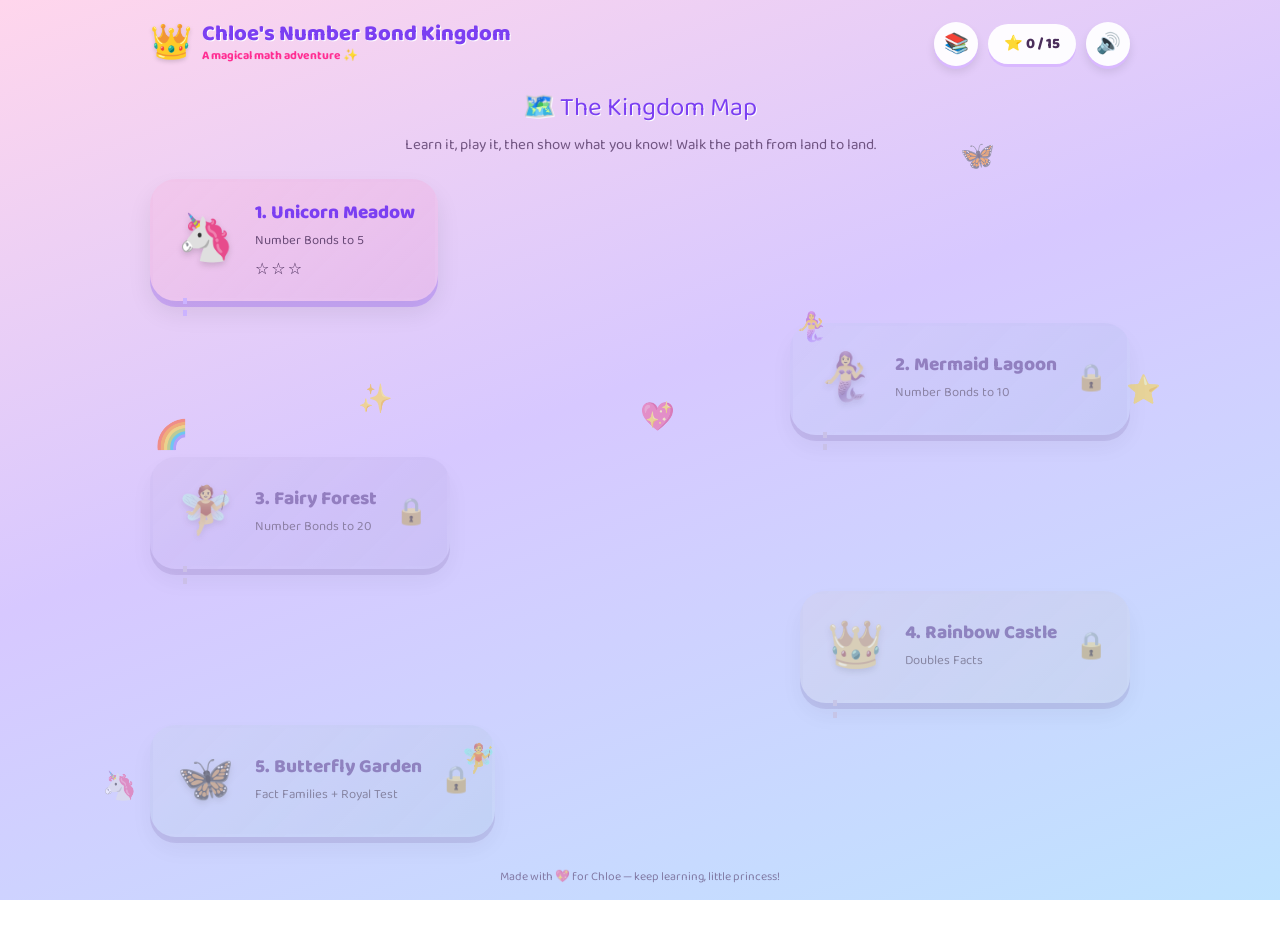
<file: index.html>
<!doctype html>
<html lang="en">
<head>
<meta charset="UTF-8" />
<meta name="viewport" content="width=device-width, initial-scale=1.0, maximum-scale=1, user-scalable=no" />
<title>Chloe's Number Bond Kingdom ✨</title>
<link rel="icon" href="data:image/svg+xml,<svg xmlns=%22http://www.w3.org/2000/svg%22 viewBox=%220 0 100 100%22><text y=%22.9em%22 font-size=%2290%22>🦄</text></svg>">
<link rel="stylesheet" href="styles.css" />
</head>
<body>
  <div id="app"></div>
  <script src="app.js"></script>
</body>
</html>
</file>
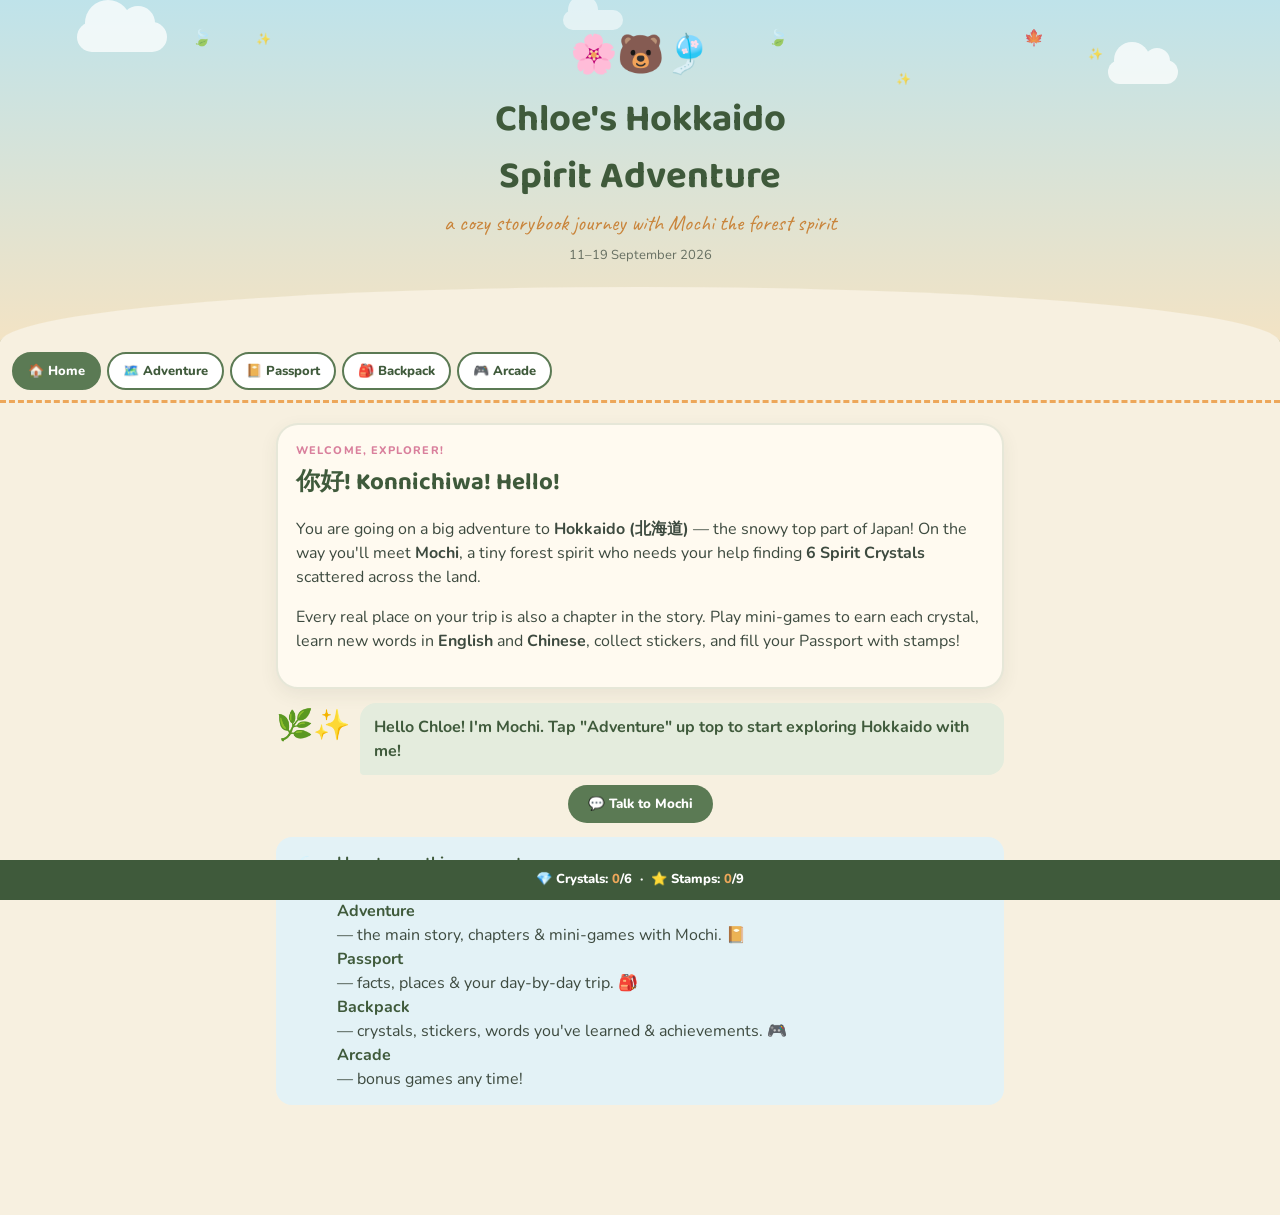
<file: hokkaido-adventure.html>
<!DOCTYPE html>
<html lang="en">
<head>
<meta charset="utf-8"/>
<meta name="viewport" content="width=device-width,initial-scale=1"/>
<title>Chloe's Hokkaido Spirit Adventure</title>
<link rel="icon" href="data:image/svg+xml,<svg xmlns=%22http://www.w3.org/2000/svg%22 viewBox=%220 0 100 100%22><text y=%22.9em%22 font-size=%2290%22>🌸</text></svg>">
<link rel="preconnect" href="https://fonts.googleapis.com">
<link href="https://fonts.googleapis.com/css2?family=Baloo+2:wght@500;700;800&family=Nunito:wght@400;600;700;800&family=Noto+Sans+SC:wght@500;700&family=Caveat:wght@600;700&display=swap" rel="stylesheet">
<style>
:root{
  --sky-top:#bfe3ea; --sky-bot:#f3e3c4;
  --cream:#f7f0e0; --paper:#fffaf0;
  --forest:#5b7a54; --forest-dark:#3f5a3b; --forest-light:#e4ecdd;
  --blossom:#f0aac0; --blossom-dark:#d97f9c; --blossom-light:#fbe6ee;
  --sun:#eda75a; --sun-dark:#c9843a; --sun-light:#fdf0dd;
  --water:#7db8c9; --water-dark:#4d8ea3; --water-light:#e3f2f6;
  --ink:#3d4a3f;
}
*{box-sizing:border-box}
body{margin:0;background:var(--cream);color:var(--ink);font-family:'Nunito',sans-serif;line-height:1.5}
h1,h2,h3,.display{font-family:'Baloo 2',sans-serif}
.script{font-family:'Caveat',cursive}
.zh{font-family:'Noto Sans SC','Nunito',sans-serif}
button{font-family:inherit;cursor:pointer}

header{background:linear-gradient(180deg,var(--sky-top),var(--sky-bot));padding:26px 16px 76px;position:relative;overflow:hidden;text-align:center}
.cloud{position:absolute;background:#fff;border-radius:50px;opacity:.75;filter:blur(.5px)}
.cloud:before,.cloud:after{content:"";position:absolute;background:#fff;border-radius:50%}
.c1{width:90px;height:30px;top:22px;left:6%}
.c1:before{width:46px;height:46px;top:-22px;left:8px}
.c1:after{width:34px;height:34px;top:-16px;left:44px}
.c2{width:70px;height:24px;top:60px;right:8%}
.c2:before{width:36px;height:36px;top:-18px;left:6px}
.c2:after{width:26px;height:26px;top:-12px;left:36px}
.c3{width:60px;height:20px;top:10px;left:44%;opacity:.55}
.c3:before{width:30px;height:30px;top:-15px;left:5px}
.spark{position:absolute;font-size:12px;opacity:.8;animation:twinkle 2.4s ease-in-out infinite}
@keyframes twinkle{0%,100%{opacity:.2;transform:scale(.8)}50%{opacity:1;transform:scale(1.15)}}
.leaf{position:absolute;font-size:16px;opacity:.7;animation:drift 6s linear infinite}
@keyframes drift{0%{transform:translateY(-20px) translateX(0) rotate(0deg);opacity:0}10%{opacity:.7}100%{transform:translateY(160px) translateX(24px) rotate(200deg);opacity:0}}
header .hero-emoji{font-size:38px;position:relative;z-index:2}
header h1{font-size:clamp(24px,6.4vw,38px);margin:8px 0 2px;color:var(--forest-dark);position:relative;z-index:2}
header .subtitle{font-family:'Caveat',cursive;font-size:22px;color:var(--sun-dark);margin:0;position:relative;z-index:2}
header .dates{margin:6px 0 0;opacity:.75;font-size:13px;position:relative;z-index:2}
.wave{position:absolute;bottom:-1px;left:0;width:100%;height:56px;background:var(--cream);border-radius:50% 50% 0 0/100% 100% 0 0}
.hill{position:absolute;bottom:0;left:0;width:100%;height:40px;background:var(--forest);opacity:.35;border-radius:50% 50% 0 0/100% 100% 0 0}

nav{position:sticky;top:0;z-index:50;display:flex;gap:6px;overflow-x:auto;background:var(--cream);padding:10px 12px;border-bottom:3px dashed var(--sun);-webkit-overflow-scrolling:touch}
nav button{flex:0 0 auto;border:2px solid var(--forest);background:#fff;color:var(--forest-dark);border-radius:999px;padding:8px 14px;font-weight:800;font-size:13px;white-space:nowrap}
nav button.active{background:var(--forest);color:#fff}

main{max-width:760px;margin:0 auto;padding:20px 16px 60px}
section{display:none;animation:fade .3s ease}
section.active{display:block}
@keyframes fade{from{opacity:0;transform:translateY(6px)}to{opacity:1;transform:translateY(0)}}

.card{background:var(--paper);border:2px solid rgba(91,122,84,.15);border-radius:22px;padding:18px;margin-bottom:14px;box-shadow:0 6px 18px rgba(61,74,63,.08)}
.eyebrow{font-size:11px;font-weight:800;letter-spacing:.1em;text-transform:uppercase;color:var(--blossom-dark)}
h2.title{font-size:24px;margin:6px 0 14px;color:var(--forest-dark)}

.fact{display:flex;gap:12px;align-items:flex-start;background:var(--water-light);border-radius:16px;padding:14px;margin-bottom:10px}
.fact .emoji{font-size:28px;flex:0 0 auto}
.fact b{display:block;color:var(--forest-dark)}
.fact .zh{color:#3a5a4a;font-size:14px;margin-top:2px}

.place{background:#fff;border-radius:18px;padding:16px;margin-bottom:14px;border-left:6px solid var(--forest)}
.place h3{margin:0 0 4px;color:var(--forest-dark);font-size:19px}
.place .en-zh{font-size:13px;color:var(--sun-dark);font-weight:700;margin-bottom:8px}
.vocab-row{display:flex;flex-wrap:wrap;gap:6px;margin-top:10px}
.vocab-chip{background:var(--forest-light);color:var(--forest-dark);border-radius:999px;padding:5px 10px;font-size:12px;font-weight:700}

.day-card{background:#fff;border-radius:18px;padding:14px 16px;margin-bottom:10px;display:flex;gap:12px;align-items:flex-start}
.day-num{background:var(--forest);color:#fff;border-radius:50%;width:36px;height:36px;display:flex;align-items:center;justify-content:center;font-weight:800;flex:0 0 auto;font-family:'Baloo 2',sans-serif}
.day-card h4{margin:0 0 2px;color:var(--forest-dark);font-size:16px}
.day-card p{margin:0;font-size:14px;color:#444}
.spot-list{margin-top:8px;display:flex;flex-direction:column;gap:6px}
.spot-item{display:flex;gap:8px;align-items:center;font-size:13px}
.spot-item input{width:18px;height:18px;accent-color:var(--blossom-dark)}
.stamp-badge{margin-left:auto;font-size:22px;opacity:.15;transition:opacity .3s,transform .3s}
.stamp-badge.earned{opacity:1;transform:scale(1.15) rotate(-8deg)}

.game-grid{display:grid;grid-template-columns:1fr 1fr;gap:12px}
.game-tile{background:#fff;border:none;border-radius:18px;padding:16px 12px;text-align:center;box-shadow:0 6px 14px rgba(61,74,63,.10)}
.game-tile .emoji{font-size:32px;display:block;margin-bottom:6px}
.game-tile b{display:block;color:var(--forest-dark);font-size:14px}
.game-tile span{font-size:11px;color:var(--blossom-dark);font-weight:800;text-transform:uppercase}
.game-tile.long{grid-column:1/-1}

.panel{display:none;background:#fff;border-radius:20px;padding:18px;margin-top:14px;border:2px solid var(--sun)}
.panel.active{display:block}
.panel-close{float:right;background:var(--forest);color:#fff;border:none;border-radius:999px;width:30px;height:30px;font-weight:800}
.panel h3{margin:0 0 10px;color:var(--forest-dark)}

.match-grid{display:grid;grid-template-columns:repeat(3,1fr);gap:8px;margin-top:10px}
.match-card{background:var(--water-light);border:2px solid var(--water);border-radius:12px;padding:12px 6px;text-align:center;font-weight:800;font-size:13px;min-height:56px;display:flex;align-items:center;justify-content:center;color:var(--forest-dark)}
.match-card.selected{background:var(--sun);color:#fff;border-color:var(--sun-dark)}
.match-card.matched{background:var(--forest-light);border-color:var(--forest);color:var(--forest-dark);opacity:.55}
.progress-line{font-size:13px;color:var(--forest-dark);font-weight:800;margin-top:10px;text-align:center}

.quiz-q{font-weight:800;color:var(--forest-dark);margin-bottom:10px}
.quiz-opt{display:block;width:100%;text-align:left;background:var(--water-light);border:2px solid var(--water);border-radius:12px;padding:10px 14px;margin-bottom:8px;font-weight:700;font-size:14px}
.quiz-opt.correct{background:var(--forest-light);border-color:var(--forest)}
.quiz-opt.wrong{background:var(--blossom-light);border-color:var(--blossom)}

.pack-item{display:flex;align-items:center;gap:10px;background:var(--blossom-light);border-radius:12px;padding:10px 12px;margin-bottom:6px;font-weight:700;font-size:14px}
.pack-item input{width:20px;height:20px;accent-color:var(--blossom-dark)}
.pack-item.done{text-decoration:line-through;opacity:.55}
.bar-bg{background:#eee;border-radius:999px;height:14px;overflow:hidden;margin-top:12px}
.bar-fill{background:linear-gradient(90deg,var(--blossom-dark),var(--sun));height:100%;width:0%;transition:width .4s}

.order-tray{display:flex;flex-wrap:wrap;gap:8px;margin:10px 0}
.order-chip{background:var(--sun);color:#fff;border:none;border-radius:12px;padding:10px 12px;font-weight:800;font-size:13px}
.order-chip:disabled{opacity:.3}
.order-slots{display:flex;flex-wrap:wrap;gap:6px;background:var(--water-light);border-radius:12px;padding:10px;min-height:44px}
.order-slot{background:#fff;border:2px dashed var(--water);border-radius:10px;padding:8px 10px;font-size:12px;font-weight:800;color:var(--forest-dark);min-width:38px;text-align:center}

.xword-wrap{display:flex;gap:16px;flex-wrap:wrap;margin-top:10px}
.xword-grid{display:grid;gap:2px;background:var(--forest-dark);border:2px solid var(--forest-dark);border-radius:6px;padding:2px;flex:0 0 auto}
.xcell{width:32px;height:32px;background:var(--cream);position:relative}
.xcell.blocked{background:transparent;border:none}
.xcell input{width:100%;height:100%;border:none;background:transparent;text-align:center;font-weight:800;font-size:15px;text-transform:uppercase;color:var(--forest-dark);font-family:'Nunito',sans-serif}
.xcell input:focus{outline:2px solid var(--sun);background:#fff}
.xcell .num{position:absolute;top:1px;left:2px;font-size:8px;font-weight:800;color:var(--blossom-dark)}
.xclues{flex:1;min-width:160px;font-size:13px}
.xclues b{display:block;color:var(--forest-dark);margin:6px 0 2px}

.wsearch-grid{display:grid;gap:2px;margin-top:10px;user-select:none}
.wcell{width:30px;height:30px;background:var(--water-light);display:flex;align-items:center;justify-content:center;font-weight:800;font-size:13px;border-radius:4px;color:var(--forest-dark);cursor:pointer}
.wcell.sel{background:var(--sun);color:#fff}
.wcell.found{background:var(--forest);color:#fff}
.wlist{display:flex;flex-wrap:wrap;gap:6px;margin-top:12px}
.wlist span{background:var(--blossom-light);border-radius:999px;padding:5px 10px;font-size:12px;font-weight:700;color:var(--blossom-dark)}
.wlist span.done{background:var(--forest-light);color:var(--forest-dark);text-decoration:line-through}

.ttt-board{display:grid;grid-template-columns:repeat(3,1fr);gap:6px;max-width:220px;margin:10px auto}
.ttt-cell{aspect-ratio:1;background:var(--water-light);border:none;border-radius:12px;font-size:32px;display:flex;align-items:center;justify-content:center}
.ttt-turn{text-align:center;font-weight:800;color:var(--forest-dark);margin-top:8px}

.celebrate{text-align:center;padding:20px;font-size:18px;font-weight:800;color:var(--forest-dark)}
.reset-btn{display:block;margin:14px auto 0;background:var(--forest);color:#fff;border:none;border-radius:999px;padding:10px 20px;font-weight:800}

.passport-progress{position:sticky;bottom:0;background:var(--forest-dark);color:#fff;padding:10px 16px;text-align:center;font-weight:800;font-size:13px}
.passport-progress span{color:var(--sun)}

/* ---- adventure-specific ---- */
.chapter-map{display:grid;grid-template-columns:1fr 1fr;gap:14px;margin-top:6px}
.chapter-node{background:#fff;border:none;border-radius:20px;padding:18px 10px;text-align:center;box-shadow:0 6px 14px rgba(61,74,63,.10);position:relative}
.chapter-node .emoji{font-size:34px;display:block;margin-bottom:6px}
.chapter-node b{display:block;color:var(--forest-dark);font-size:14px}
.chapter-node .theme{font-size:11px;color:var(--blossom-dark);font-weight:800;text-transform:uppercase;display:block;margin-top:2px}
.chapter-node .prog{margin-top:6px;font-size:11px;font-weight:800;color:var(--sun-dark)}
.chapter-node.locked{opacity:.5}
.chapter-node.locked .emoji{filter:grayscale(1)}
.chapter-node .lock{position:absolute;top:10px;right:12px;font-size:16px}
.chapter-node.done{border:2px solid var(--sun)}

.mochi-row{display:flex;gap:10px;align-items:flex-start;margin:10px 0}
.mochi-face{font-size:30px;flex:0 0 auto}
.mochi-bubble{background:var(--forest-light);border-radius:16px;border-bottom-left-radius:4px;padding:12px 14px;font-weight:700;color:var(--forest-dark);flex:1}

.activity-list{display:flex;flex-direction:column;gap:10px;margin-top:12px}
.activity-btn{display:flex;align-items:center;gap:10px;background:var(--water-light);border:2px solid var(--water);border-radius:14px;padding:12px 14px;font-weight:800;color:var(--forest-dark);text-align:left;width:100%}
.activity-btn.done{background:var(--forest-light);border-color:var(--forest)}
.activity-btn .a-emoji{font-size:22px}
.activity-btn .a-check{margin-left:auto;font-size:18px;opacity:.25}
.activity-btn.done .a-check{opacity:1}

.adv-back{background:none;border:none;color:var(--forest-dark);font-weight:800;margin-bottom:10px;padding:0;text-align:left;font-size:14px}

.mg-instructions{font-size:13px;color:#555;margin:0 0 10px}
.mg-status{font-size:13px;font-weight:800;color:var(--forest-dark);margin-top:10px;text-align:center}

.collector-stage{position:relative;height:220px;background:var(--water-light);border-radius:16px;overflow:hidden}
.collector-item{position:absolute;font-size:30px;cursor:pointer;transition:opacity .15s,transform .15s;animation:pop .25s ease}
@keyframes pop{from{transform:scale(.3)}to{transform:scale(1)}}

.memory-grid{display:grid;gap:8px;margin-top:8px}
.memory-card{background:var(--water-light);border:2px solid var(--water);border-radius:12px;padding:10px 4px;min-height:56px;font-weight:800;font-size:12px;color:var(--forest-dark)}
.memory-card.selected{background:var(--sun);color:#fff;border-color:var(--sun-dark)}
.memory-card.matched{background:var(--forest-light);border-color:var(--forest);opacity:.5}

.simon-pads{display:grid;grid-template-columns:1fr 1fr;gap:10px;max-width:220px;margin:14px auto}
.simon-pad{background:var(--water-light);border:2px solid var(--water);border-radius:16px;font-size:34px;padding:20px 0}
.simon-pad.lit{background:var(--sun);border-color:var(--sun-dark);transform:scale(1.05)}

.fish-stage{position:relative;height:160px;background:var(--water-light);border-radius:16px;display:flex;align-items:center;justify-content:center;font-size:40px;overflow:hidden}
.fish-bite{position:absolute;font-size:36px;top:50%;left:50%;transform:translate(-50%,-50%);cursor:pointer}

.hidden-grid{display:grid;gap:4px;margin-top:8px}
.hidden-cell{background:var(--water-light);border:none;border-radius:8px;font-size:18px;aspect-ratio:1}
.hidden-cell.found{background:var(--forest);color:#fff}
.hidden-cell.shake{animation:shake .3s}
@keyframes shake{0%,100%{transform:translateX(0)}25%{transform:translateX(-3px)}75%{transform:translateX(3px)}}

.reward-screen{text-align:center;padding:20px}
.reward-crystal{font-size:60px;display:inline-block;animation:spin-in .6s ease}
@keyframes spin-in{from{transform:scale(0) rotate(-30deg)}to{transform:scale(1) rotate(0)}}

.backpack-grid{display:grid;grid-template-columns:repeat(3,1fr);gap:10px;margin-top:10px}
.backpack-slot{background:#fff;border-radius:14px;padding:14px 6px;text-align:center;font-size:28px;box-shadow:0 4px 10px rgba(61,74,63,.08)}
.backpack-slot.locked{opacity:.25}
.backpack-slot span{display:block;font-size:11px;font-weight:800;color:var(--forest-dark);margin-top:4px}

.vocab-entry{display:flex;gap:10px;align-items:center;background:var(--blossom-light);border-radius:12px;padding:10px 12px;margin-bottom:6px}
.vocab-entry b{color:var(--forest-dark)}
.vocab-entry .py{font-size:12px;color:var(--blossom-dark)}

.achievement{display:flex;gap:10px;align-items:center;background:#fff;border-radius:14px;padding:12px 14px;margin-bottom:8px;box-shadow:0 4px 10px rgba(61,74,63,.08)}
.achievement.locked{opacity:.4}
.achievement .a-emoji{font-size:26px}
.achievement b{display:block;color:var(--forest-dark);font-size:14px}
.achievement small{color:#666}

@media(min-width:600px){.game-grid{grid-template-columns:1fr 1fr 1fr}.game-tile.long{grid-column:span 1}.chapter-map{grid-template-columns:1fr 1fr 1fr}}
</style>
</head>
<body>

<header>
  <div class="cloud c1"></div><div class="cloud c2"></div><div class="cloud c3"></div>
  <div class="spark" style="top:30px;left:20%;animation-delay:.2s">✨</div>
  <div class="spark" style="top:70px;left:70%;animation-delay:1s">✨</div>
  <div class="spark" style="top:45px;left:85%;animation-delay:1.6s">✨</div>
  <div class="leaf" style="left:15%;animation-delay:.5s">🍃</div>
  <div class="leaf" style="left:60%;animation-delay:2.2s">🍃</div>
  <div class="leaf" style="left:80%;animation-delay:4s">🍁</div>
  <div class="hero-emoji">🌸🐻🎐</div>
  <h1>Chloe's Hokkaido<br/>Spirit Adventure</h1>
  <p class="subtitle">a cozy storybook journey with Mochi the forest spirit</p>
  <p class="dates">11–19 September 2026</p>
  <div class="hill"></div>
  <div class="wave"></div>
</header>

<nav id="nav">
  <button data-target="home" class="active">🏠 Home</button>
  <button data-target="adventure">🗺️ Adventure</button>
  <button data-target="passport">📔 Passport</button>
  <button data-target="backpack">🎒 Backpack</button>
  <button data-target="arcade">🎮 Arcade</button>
</nav>

<main>

<section id="home" class="active">
  <div class="card">
    <div class="eyebrow">Welcome, Explorer!</div>
    <h2 class="title">你好! Konnichiwa! Hello!</h2>
    <p>You are going on a big adventure to <b>Hokkaido (北海道)</b> — the snowy top part of Japan! On the way you'll meet <b>Mochi</b>, a tiny forest spirit who needs your help finding <b>6 Spirit Crystals</b> scattered across the land.</p>
    <p>Every real place on your trip is also a chapter in the story. Play mini-games to earn each crystal, learn new words in <b>English</b> and <b>Chinese</b>, collect stickers, and fill your Passport with stamps!</p>
  </div>
  <div class="mochi-row">
    <div class="mochi-face">🌿✨</div>
    <div class="mochi-bubble" id="mochi-line">Hello Chloe! I'm Mochi. Tap "Adventure" up top to start exploring Hokkaido with me!</div>
  </div>
  <button class="reset-btn" id="talk-mochi" style="margin:0 auto 14px">💬 Talk to Mochi</button>
  <div class="fact">
    <div class="emoji">🍃</div>
    <div><b>How to use this passport</b>
    <div>🗺️ <b>Adventure</b> — the main story, chapters &amp; mini-games with Mochi. 📔 <b>Passport</b> — facts, places &amp; your day-by-day trip. 🎒 <b>Backpack</b> — crystals, stickers, words you've learned &amp; achievements. 🎮 <b>Arcade</b> — bonus games any time!</div></div>
  </div>
</section>

<section id="adventure">
  <div class="card" id="adventure-root"></div>
</section>

<section id="passport">
  <div class="card">
    <div class="eyebrow">Geography &amp; Weather</div>
    <h2 class="title">About Japan &amp; Hokkaido</h2>

    <div class="fact"><div class="emoji">🗾</div><div><b>Japan is an island country</b>
    <div class="zh">日本是一个岛国 (Rìběn shì yīgè dǎoguó)</div>
    <div>It's made of 4 big islands and thousands of tiny ones, sitting in the ocean next to China and Korea.</div></div></div>

    <div class="fact"><div class="emoji">⬆️</div><div><b>Hokkaido is at the very top</b>
    <div class="zh">北海道在最北边 (Běihǎidào zài zuì běibiān)</div>
    <div>It's Japan's 2nd biggest island, like the "hat" on top of the country. It's the coolest, snowiest part!</div></div></div>

    <div class="fact"><div class="emoji">🐄</div><div><b>Home of milk and cheese</b>
    <div class="zh">牛奶和奶酪的故乡 (Niúnǎi hé nǎilào de gùxiāng)</div>
    <div>Hokkaido has SO many dairy cows that most of Japan's milk, butter and cheese comes from here.</div></div></div>

    <div class="fact"><div class="emoji">🌸</div><div><b>Famous for purple lavender fields</b>
    <div class="zh">薰衣草花田 (Xūnyīcǎo huātián)</div>
    <div>In summer, Furano's hills turn purple with lavender flowers! By September the flowers are mostly done, but the green hills are still pretty.</div></div></div>

    <div class="fact"><div class="emoji">🐻</div><div><b>Wild bears live here</b>
    <div class="zh">这里有野生的熊 (Zhèlǐ yǒu yěshēng de xióng)</div>
    <div>Hokkaido has real wild brown bears in the forests — that's why we stay on paths and listen to the grown-ups!</div></div></div>

    <div class="fact"><div class="emoji">🌡️</div><div><b>September weather: jacket time</b>
    <div class="zh">九月的天气：要穿外套 (Jiǔyuè de tiānqì: yào chuān wàitào)</div>
    <div>It won't be snowing yet, but mornings and evenings are cool — like the start of autumn. Bring a light jacket!</div></div></div>

    <div class="fact"><div class="emoji">✏️</div><div><b>They write with kanji, just like Chinese!</b>
    <div class="zh">用汉字写字 (Yòng hànzì xiězì)</div>
    <div>Japanese writing uses kanji characters borrowed from Chinese long ago, plus two extra alphabets called hiragana and katakana.</div></div></div>
  </div>

  <div class="card">
    <div class="eyebrow">Where You're Going</div>
    <h2 class="title">Places on Your Trip</h2>

    <div class="place"><h3>🏔️ Tomamu (トマム)</h3><div class="en-zh">占冠 · Zhàn guàn</div>
    <p>A mountain resort where you're staying first! Wake up early and you might see the <b>Unkai</b> — a "Sea of Clouds" — where you stand ABOVE the clouds like you're floating!</p>
    <div class="vocab-row"><span class="vocab-chip">mountain 山 shān</span><span class="vocab-chip">cloud 云 yún</span><span class="vocab-chip">forest 森林 sēnlín</span></div></div>

    <div class="place"><h3>🧀 Furano (富良野)</h3><div class="en-zh">富良野 · Fùliángyě</div>
    <p>A farming town famous for cheese and lavender! You'll visit a real cheese factory and eat pizza and cheese soft-serve ice cream.</p>
    <div class="vocab-row"><span class="vocab-chip">cheese 奶酪 nǎilào</span><span class="vocab-chip">farm 农场 nóngchǎng</span><span class="vocab-chip">ice cream 冰淇淋 bīngqílín</span></div></div>

    <div class="place"><h3>🎨 Biei (美瑛)</h3><div class="en-zh">美瑛 · Měiyīng</div>
    <p>Rolling hills that look like a patchwork quilt from above, plus the <b>Blue Pond</b> — water so bright blue it looks painted!</p>
    <div class="vocab-row"><span class="vocab-chip">hill 山丘 shānqiū</span><span class="vocab-chip">blue 蓝色 lánsè</span><span class="vocab-chip">pond 池塘 chítáng</span></div></div>

    <div class="place"><h3>🍜 Asahikawa (旭川)</h3><div class="en-zh">旭川 · Xùchuān</div>
    <p>A city famous for ramen noodle soup! There's a whole "Ramen Village" with lots of shops, plus maybe a visit to a famous zoo.</p>
    <div class="vocab-row"><span class="vocab-chip">noodles 面条 miàntiáo</span><span class="vocab-chip">city 城市 chéngshì</span><span class="vocab-chip">zoo 动物园 dòngwùyuán</span></div></div>

    <div class="place"><h3>⛵ Otaru (小樽)</h3><div class="en-zh">小樽 · Xiǎozūn</div>
    <p>An old seaside town with a pretty canal, glass-blowing shops, music boxes, and delicious sushi!</p>
    <div class="vocab-row"><span class="vocab-chip">canal 运河 yùnhé</span><span class="vocab-chip">sushi 寿司 shòusī</span><span class="vocab-chip">glass 玻璃 bōlí</span></div></div>

    <div class="place"><h3>🌋 Lake Toya (洞爺湖)</h3><div class="en-zh">洞爺湖 · Dòngyé hú</div>
    <p>A round lake sitting inside an old volcano! You'll ride a cable car up a smaller volcano nearby and might see fireworks over the lake at night.</p>
    <div class="vocab-row"><span class="vocab-chip">lake 湖 hú</span><span class="vocab-chip">volcano 火山 huǒshān</span><span class="vocab-chip">fireworks 烟花 yānhuā</span></div></div>
  </div>

  <div class="card">
    <div class="eyebrow">Day By Day</div>
    <h2 class="title">Your 9-Day Adventure</h2>
    <p style="font-size:13px;color:#666">Tick off what you spot each day to earn a passport stamp! ⭐</p>
    <div id="day-list"></div>
  </div>
</section>

<section id="backpack">
  <div class="card">
    <div class="eyebrow">Your Collection</div>
    <h2 class="title">🎒 Backpack</h2>

    <h3 style="color:var(--forest-dark);font-size:15px;margin-bottom:4px">💎 Spirit Crystals</h3>
    <div class="backpack-grid" id="crystal-grid"></div>

    <h3 style="color:var(--forest-dark);font-size:15px;margin:16px 0 4px">🌸 Stickers</h3>
    <div class="backpack-grid" id="sticker-grid"></div>

    <h3 style="color:var(--forest-dark);font-size:15px;margin:16px 0 4px">📖 Vocabulary Book</h3>
    <div id="vocab-book"></div>

    <h3 style="color:var(--forest-dark);font-size:15px;margin:16px 0 4px">⭐ Achievements</h3>
    <div id="achievement-list"></div>

    <button class="reset-btn" id="reset-adventure" style="background:var(--blossom-dark)">🔄 Reset Adventure Progress</button>
  </div>
</section>

<section id="arcade">
  <div class="card">
    <div class="eyebrow">Play &amp; Learn</div>
    <h2 class="title">Bonus Arcade</h2>
    <div class="game-grid">
      <button class="game-tile" data-game="match"><span class="emoji">🀄</span><b>Word Match</b><span>Quick</span></button>
      <button class="game-tile" data-game="quiz"><span class="emoji">❓</span><b>Fact Quiz</b><span>Quick</span></button>
      <button class="game-tile" data-game="pack"><span class="emoji">🧳</span><b>Pack Your Bag</b><span>Quick</span></button>
      <button class="game-tile" data-game="ttt"><span class="emoji">🌸</span><b>Tic Tac Toe</b><span>Quick, 2 players</span></button>
      <button class="game-tile long" data-game="wsearch"><span class="emoji">🔎</span><b>Word Search</b><span>Longer game</span></button>
      <button class="game-tile long" data-game="xword"><span class="emoji">✏️</span><b>Crossword</b><span>Longer game</span></button>
      <button class="game-tile long" data-game="order"><span class="emoji">🔢</span><b>Put the Trip in Order</b><span>Longer game</span></button>
    </div>

    <div class="panel" id="panel-match"><button class="panel-close" data-close>✕</button><h3>🀄 Word Match</h3>
      <p style="font-size:13px;color:#666;margin-top:-6px">Tap two cards that mean the same thing in English and Chinese!</p>
      <div class="match-grid" id="match-grid"></div>
      <div class="progress-line" id="match-progress"></div>
      <button class="reset-btn" id="match-reset">🔄 Play Again</button></div>

    <div class="panel" id="panel-quiz"><button class="panel-close" data-close>✕</button><h3>❓ Fact Quiz</h3>
      <div id="quiz-body"></div><div class="progress-line" id="quiz-progress"></div></div>

    <div class="panel" id="panel-pack"><button class="panel-close" data-close>✕</button><h3>🧳 Pack Your Bag</h3>
      <p style="font-size:13px;color:#666;margin-top:-6px">Tap each thing you need for Hokkaido!</p>
      <div id="pack-list"></div>
      <div class="bar-bg"><div class="bar-fill" id="pack-bar"></div></div>
      <div class="progress-line" id="pack-progress"></div></div>

    <div class="panel" id="panel-ttt"><button class="panel-close" data-close>✕</button><h3>🌸 Sakura vs Bear Tic Tac Toe</h3>
      <p style="font-size:13px;color:#666;margin-top:-6px">Two players take turns — first to get 3 in a row wins!</p>
      <div class="ttt-board" id="ttt-board"></div>
      <div class="ttt-turn" id="ttt-turn"></div>
      <button class="reset-btn" id="ttt-reset">🔄 New Game</button></div>

    <div class="panel" id="panel-wsearch"><button class="panel-close" data-close>✕</button><h3>🔎 Word Search</h3>
      <p style="font-size:13px;color:#666;margin-top:-6px">Tap the first letter, then the last letter of a hidden word.</p>
      <div class="wsearch-grid" id="wsearch-grid"></div>
      <div class="wlist" id="wsearch-list"></div>
      <div class="progress-line" id="wsearch-progress"></div>
      <button class="reset-btn" id="wsearch-reset">🔄 Play Again</button></div>

    <div class="panel" id="panel-xword"><button class="panel-close" data-close>✕</button><h3>✏️ Crossword</h3>
      <div class="xword-wrap">
        <div class="xword-grid" id="xword-grid"></div>
        <div class="xclues" id="xword-clues"></div>
      </div>
      <button class="reset-btn" id="xword-check">✅ Check My Answers</button>
      <div class="progress-line" id="xword-progress"></div></div>

    <div class="panel" id="panel-order"><button class="panel-close" data-close>✕</button><h3>🔢 Put the Trip in Order</h3>
      <p style="font-size:13px;color:#666;margin-top:-6px">Tap the places in the order you'll visit them!</p>
      <div class="order-tray" id="order-tray"></div>
      <div class="order-slots" id="order-slots"></div>
      <div class="progress-line" id="order-progress"></div>
      <button class="reset-btn" id="order-reset">🔄 Play Again</button></div>
  </div>
</section>

</main>

<div class="passport-progress">💎 Crystals: <span id="crystal-count">0</span>/6 &nbsp;·&nbsp; ⭐ Stamps: <span id="stamp-count">0</span>/9</div>

<script>
/* ============================================================
   UTILITIES
   ============================================================ */
function $(sel, root){ return (root||document).querySelector(sel); }
function $all(sel, root){ return Array.from((root||document).querySelectorAll(sel)); }
function shuffle(arr){ const a = arr.slice(); for(let i=a.length-1;i>0;i--){ const j = Math.floor(Math.random()*(i+1)); [a[i],a[j]]=[a[j],a[i]]; } return a; }

const STORAGE_KEY = 'chloeHokkaidoAdventure_v1';
function loadState(){
  try{ const raw = localStorage.getItem(STORAGE_KEY); if(raw) return JSON.parse(raw); }catch(e){}
  return null;
}
function defaultState(){
  return {
    unlocked:[0],
    completedActivities:{},
    crystals:[],
    stickers:[],
    vocabLearned:[],
    visitedChapters:[],
    stamps:{},
    arcadePlayed:[]
  };
}
let state = loadState() || defaultState();
function saveState(){ localStorage.setItem(STORAGE_KEY, JSON.stringify(state)); }

/* ============================================================
   NAV
   ============================================================ */
$all('#nav button').forEach(btn=>{
  btn.addEventListener('click', ()=>{
    $all('#nav button').forEach(b=>b.classList.remove('active'));
    btn.classList.add('active');
    $all('main > section').forEach(s=>s.classList.remove('active'));
    $(`#${btn.dataset.target}`).classList.add('active');
  });
});

const mochiLines = [
  "Hello Chloe! I'm Mochi, a little forest spirit from Hokkaido.",
  "The balance of nature got a bit wobbly — 6 Spirit Crystals scattered all over the island!",
  "Every place on your trip is hiding one. Will you help me find them all?",
  "Play the mini-games in each chapter, and I'll teach you words in English and Chinese along the way!",
  "You're doing amazing, Chloe. Hokkaido is lucky to have an explorer like you!",
];
$('#talk-mochi').addEventListener('click', ()=>{
  $('#mochi-line').textContent = mochiLines[Math.floor(Math.random()*mochiLines.length)];
});

/* ============================================================
   CHAPTER / ADVENTURE DATA
   ============================================================ */
const chapters = [
  {
    key:'tomamu', emoji:'☁️', name:'Tomamu', zh:'占冠', theme:'Cloud Kingdom',
    crystal:{emoji:'💎', name:'Cloud Crystal'},
    sticker:{emoji:'☁️', name:'Cloud Sticker'},
    intro:"High in the misty mountains, Chloe meets Mochi for the very first time. Fluffy cloud spirits drift over the Sea of Clouds.",
    mochi:["We're above the clouds here — that's called the Unkai, a Sea of Clouds!", "Some cloud spirits got scattered when the Cloud Crystal cracked. Can you catch them?"],
    vocab:[{en:'cloud', zh:'云', py:'yún'},{en:'mountain', zh:'山', py:'shān'},{en:'jacket', zh:'外套', py:'wàitào'}],
    activities:[
      { id:'clouds', type:'collector', emoji:'☁️', title:'Catch the Cloud Spirits',
        cfg:{ instructions:"Tap the fluffy clouds before they float away! Don't tap the raindrops.", good:['☁️','🌤️'], bad:'💧', goal:8, time:18 } },
      { id:'weather', type:'quiz', emoji:'🧥', title:'Weather &amp; Words',
        cfg:{ instructions:"Help Mochi with a few quick questions!", questions:[
          {q:"云 (yún) means?", opts:["Cloud","Fire","Fish"], a:0},
          {q:"What do you wear when mountain mornings feel cool?", opts:["Swimsuit","A light jacket","Sandals"], a:1},
          {q:"Which island are you exploring?", opts:["Hokkaido","Bali","Texas"], a:0},
          {q:"The 'Unkai' is a sea of...", opts:["Fish","Sand","Clouds"], a:2},
        ] } },
    ],
  },
  {
    key:'furano', emoji:'🧀', name:'Furano', zh:'富良野', theme:'Cheese Valley',
    crystal:{emoji:'💎', name:'Cheese Crystal'},
    sticker:{emoji:'🐄', name:'Cow Sticker'},
    intro:"Down in the farmland, cows graze in green fields and the air smells like fresh cheese. A friendly calf spirit needs a pizza made just right.",
    mochi:["Furano makes so much of Japan's milk and cheese!", "Can you help build a pizza in the right order, and count some friendly cows?"],
    vocab:[{en:'cheese', zh:'奶酪', py:'nǎilào'},{en:'cow', zh:'奶牛', py:'nǎiniú'},{en:'flower', zh:'花', py:'huā'}],
    activities:[
      { id:'pizza', type:'sequence', emoji:'🍕', title:'Build a Pizza',
        cfg:{ instructions:"Tap the toppings in the order a pizza chef adds them!", items:[
          {emoji:'🍕', label:'Dough'}, {emoji:'🍅', label:'Sauce'}, {emoji:'🧀', label:'Cheese'}, {emoji:'🍄', label:'Mushroom'}, {emoji:'🔥', label:'Bake it!'}
        ] } },
      { id:'counting', type:'quiz', emoji:'🔢', title:'Counting on the Farm',
        cfg:{ instructions:"Count carefully!", questions:[
          {q:"🐄🐄🐄 How many cows?", opts:["2","3","4"], a:1},
          {q:"🧀🧀 + 🧀 = how many cheese wheels?", opts:["2","3","4"], a:1},
          {q:"奶酪 (nǎilào) means?", opts:["Cheese","Cow","Flower"], a:0},
          {q:"🍦🍦🍦🍦 How many ice creams?", opts:["3","4","5"], a:1},
        ] } },
    ],
  },
  {
    key:'biei', emoji:'🎨', name:'Biei', zh:'美瑛', theme:'Blue Pond',
    crystal:{emoji:'💎', name:'Blue Crystal'},
    sticker:{emoji:'🦋', name:'Butterfly Sticker'},
    intro:"Patchwork hills roll into the distance, and a pond glows a bright, painted blue. Tiny sparkling spirits are hiding in the grass.",
    mochi:["This pond looks so blue it seems painted by an artist!", "A few shy spirits are hiding nearby — can you spot them all?"],
    vocab:[{en:'blue', zh:'蓝色', py:'lánsè'},{en:'pond', zh:'池塘', py:'chítáng'},{en:'hill', zh:'山丘', py:'shānqiū'}],
    activities:[
      { id:'hidden', type:'hidden', emoji:'🔎', title:'Hidden Spirit Hunt',
        cfg:{ instructions:"Tap to find the 3 hidden spirits among the leaves!", targets:['💎','🦋','🍒'], decoy:['🌿','🍃','🌾','🪨','🌸'], gridSize:5 } },
      { id:'colours', type:'quiz', emoji:'🎨', title:'Colour Match',
        cfg:{ instructions:"Match the colour words!", questions:[
          {q:"蓝色 (lánsè) means?", opts:["Red","Blue","Green"], a:1},
          {q:"What colour is the famous pond in Biei?", opts:["Blue","Brown","Yellow"], a:0},
          {q:"红色 (hóngsè) means?", opts:["Red","Purple","Blue"], a:0},
          {q:"In summer, Furano's fields turn what colour?", opts:["Purple (lavender)","Orange","Black"], a:0},
        ] } },
    ],
  },
  {
    key:'asahikawa', emoji:'🍜', name:'Asahikawa', zh:'旭川', theme:'Ramen Village',
    crystal:{emoji:'💎', name:'Harmony Crystal'},
    sticker:{emoji:'🍜', name:'Noodle Sticker'},
    intro:"Steam rises from bowls of ramen in a busy noodle village. Zoo animal spirits wander close by, curious about the smell.",
    mochi:["Ramen Village has so many kinds of noodle soup!", "Let's build a perfect bowl, then say hello to some animal friends."],
    vocab:[{en:'noodles', zh:'面条', py:'miàntiáo'},{en:'zoo', zh:'动物园', py:'dòngwùyuán'},{en:'city', zh:'城市', py:'chéngshì'}],
    activities:[
      { id:'ramen', type:'sequence', emoji:'🍜', title:'Build a Ramen Bowl',
        cfg:{ instructions:"Tap the ingredients in order to build the bowl!", items:[
          {emoji:'🍜', label:'Broth'}, {emoji:'🍥', label:'Noodles'}, {emoji:'🥚', label:'Egg'}, {emoji:'🥓', label:'Pork'}, {emoji:'🌿', label:'Green onion'}
        ] } },
      { id:'animals', type:'quiz', emoji:'🐧', title:'Animal Friends Quiz',
        cfg:{ instructions:"Fun facts about animals and noodles!", questions:[
          {q:"面条 (miàntiáo) means?", opts:["Noodles","Soup bowl","Chopsticks"], a:0},
          {q:"动物园 (dòngwùyuán) means?", opts:["Restaurant","Zoo","School"], a:1},
          {q:"Which animal loves cold weather and waddles?", opts:["Penguin","Camel","Lion"], a:0},
          {q:"Asahikawa is famous for which food?", opts:["Tacos","Ramen noodles","Pancakes"], a:1},
        ] } },
    ],
  },
  {
    key:'otaru', emoji:'⛵', name:'Otaru', zh:'小樽', theme:'Treasure Canal',
    crystal:{emoji:'💎', name:'Water Crystal'},
    sticker:{emoji:'🎵', name:'Music Box Sticker'},
    intro:"Lantern light glows along an old stone canal. Music box spirits hum a gentle tune from a tiny shop window.",
    mochi:["Otaru's canal is one of my favourite places to stroll.", "Help me map the walk, then learn the music box's tune!"],
    vocab:[{en:'canal', zh:'运河', py:'yùnhé'},{en:'sushi', zh:'寿司', py:'shòusī'},{en:'glass', zh:'玻璃', py:'bōlí'}],
    activities:[
      { id:'canalmap', type:'sequence', emoji:'🗺️', title:'Map the Canal Walk',
        cfg:{ instructions:"Tap the stops in the order you'd stroll them along the canal!", items:[
          {emoji:'⛩️', label:'Bridge'}, {emoji:'🏮', label:'Lantern street'}, {emoji:'🎐', label:'Glass shop'}, {emoji:'🎶', label:'Music box store'}, {emoji:'🍣', label:'Sushi counter'}
        ] } },
      { id:'musicbox', type:'simon', emoji:'🎵', title:'Music Box Memory',
        cfg:{ instructions:"Watch Mochi's tune, then repeat it back!", pads:[{emoji:'🎵'},{emoji:'🎶'},{emoji:'🔔'},{emoji:'🎹'}], rounds:5 } },
    ],
  },
  {
    key:'toya', emoji:'🌋', name:'Lake Toya', zh:'洞爺湖', theme:'Volcano Guardian',
    crystal:{emoji:'💎', name:'Final Crystal'},
    sticker:{emoji:'🎆', name:'Firework Sticker'},
    intro:"A round lake sits inside an old volcano, calm and glassy. Tonight, fireworks will light up the water — but first, one last crystal to find.",
    mochi:["This whole lake sits inside an ancient volcano!", "Match the volcano facts, then let's try some evening fishing before the fireworks."],
    vocab:[{en:'lake', zh:'湖', py:'hú'},{en:'volcano', zh:'火山', py:'huǒshān'},{en:'fireworks', zh:'烟花', py:'yānhuā'}],
    activities:[
      { id:'volcanomatch', type:'memory', emoji:'🌋', title:'Volcano Match',
        cfg:{ instructions:"Flip two cards to match each picture with its word!", cols:4, pairs:[
          {a:'🌋', b:'Volcano 火山'}, {a:'🚡', b:'Cable car'}, {a:'🎆', b:'Fireworks 烟花'}, {a:'🐟', b:'Fish'}, {a:'🏞️', b:'Lake 湖'}, {a:'⛰️', b:'Mountain'}
        ] } },
      { id:'fishing', type:'fishing', emoji:'🎣', title:'Fishing by the Lake',
        cfg:{ instructions:"Tap the fish the moment it bites!", rounds:4 } },
    ],
  },
];

const achievementDefs = [
  {id:'first-crystal', emoji:'🌱', name:'First Steps', desc:'Collect your first Spirit Crystal', check:s=>s.crystals.length>=1},
  {id:'all-crystals', emoji:'💎', name:'Crystal Master', desc:'Collect all 6 Spirit Crystals', check:s=>s.crystals.length>=6},
  {id:'word-wizard', emoji:'🈶', name:'Word Wizard', desc:'Learn 10 or more words', check:s=>s.vocabLearned.length>=10},
  {id:'arcade-fan', emoji:'🎮', name:'Arcade Fan', desc:'Play 3 different arcade games', check:s=>s.arcadePlayed.length>=3},
  {id:'trip-ready', emoji:'⭐', name:'Trip Ready', desc:'Earn all 9 passport stamps', check:s=>Object.values(s.stamps).filter(Boolean).length>=9},
];

/* ============================================================
   MINI-GAME ENGINES (each takes container + cfg + onDone(success))
   ============================================================ */
function playCollector(container, cfg, onDone){
  let score = 0, timeLeft = cfg.time, ended = false;
  container.innerHTML = `<p class="mg-instructions">${cfg.instructions}</p>
    <div class="collector-stage" id="cstage"></div>
    <div class="mg-status">Caught: <span id="cscore">0</span> / ${cfg.goal} &nbsp; ⏱ <span id="ctime">${cfg.time}</span>s</div>`;
  const stage = $('#cstage', container);
  function spawn(){
    if(ended) return;
    const isGood = Math.random() < 0.72;
    const emoji = isGood ? cfg.good[Math.floor(Math.random()*cfg.good.length)] : cfg.bad;
    const item = document.createElement('div');
    item.className = 'collector-item';
    item.textContent = emoji;
    item.style.left = (Math.random()*80+4) + '%';
    item.style.top = (Math.random()*68+8) + '%';
    item.addEventListener('click', ()=>{
      if(ended) return;
      if(isGood){
        score++; $('#cscore', container).textContent = score; item.remove();
        if(score >= cfg.goal) finish(true);
      } else {
        item.style.transform = 'scale(1.3)'; item.style.opacity = '0';
        setTimeout(()=>item.remove(), 150);
      }
    });
    stage.appendChild(item);
    setTimeout(()=>{ if(item.parentNode) item.remove(); }, 1500);
  }
  const spawnTimer = setInterval(spawn, 650);
  const clockTimer = setInterval(()=>{
    timeLeft--;
    const timeEl = $('#ctime', container);
    if(timeEl) timeEl.textContent = timeLeft;
    if(timeLeft <= 0) finish(score >= Math.ceil(cfg.goal*0.6));
  }, 1000);
  function finish(success){
    if(ended) return;
    ended = true;
    clearInterval(spawnTimer); clearInterval(clockTimer);
    onDone(success);
  }
}

function playMemoryPairs(container, cfg, onDone){
  let cards = [];
  cfg.pairs.forEach((p,i)=>{ cards.push({id:'a'+i, text:p.a, pair:i}); cards.push({id:'b'+i, text:p.b, pair:i}); });
  cards = shuffle(cards);
  container.innerHTML = `<p class="mg-instructions">${cfg.instructions}</p>
    <div class="memory-grid" id="mgrid"></div>
    <div class="mg-status" id="mgstatus">Matched: 0 / ${cfg.pairs.length}</div>`;
  const grid = $('#mgrid', container);
  grid.style.gridTemplateColumns = `repeat(${cfg.cols || 4},1fr)`;
  let sel = [], found = 0, lock = false;
  cards.forEach(c=>{
    const d = document.createElement('button');
    d.className = 'memory-card'; d.textContent = c.text;
    d.dataset.pair = c.pair; d.dataset.id = c.id;
    d.addEventListener('click', ()=>{
      if(lock || d.classList.contains('matched') || d.classList.contains('selected')) return;
      d.classList.add('selected'); sel.push(d);
      if(sel.length === 2){
        lock = true;
        const [x,y] = sel;
        if(x.dataset.pair === y.dataset.pair){
          setTimeout(()=>{
            x.classList.add('matched'); y.classList.add('matched');
            x.classList.remove('selected'); y.classList.remove('selected');
            found++;
            $('#mgstatus', container).textContent = `Matched: ${found} / ${cfg.pairs.length}`;
            sel = []; lock = false;
            if(found === cfg.pairs.length) setTimeout(()=>onDone(true), 300);
          }, 350);
        } else {
          setTimeout(()=>{ x.classList.remove('selected'); y.classList.remove('selected'); sel = []; lock = false; }, 600);
        }
      }
    });
    grid.appendChild(d);
  });
}

function playSequence(container, cfg, onDone){
  const shuffled = cfg.items.map((it,i)=>({...it, i})).sort(()=>Math.random()-0.5);
  container.innerHTML = `<p class="mg-instructions">${cfg.instructions}</p>
    <div class="order-tray" id="stray"></div>
    <div class="order-slots" id="sslots"></div>
    <div class="mg-status" id="sstatus">Tap items in the correct order!</div>`;
  const tray = $('#stray', container), slots = $('#sslots', container);
  tray.innerHTML = shuffled.map(it=>`<button class="order-chip" data-i="${it.i}">${it.emoji} ${it.label}</button>`).join('');
  let picked = [];
  $all('.order-chip', tray).forEach(btn=>{
    btn.addEventListener('click', ()=>{
      btn.disabled = true;
      picked.push(+btn.dataset.i);
      const slot = document.createElement('div');
      slot.className = 'order-slot';
      slot.textContent = btn.textContent;
      slots.appendChild(slot);
      if(picked.length === cfg.items.length){
        const numCorrect = picked.filter((v,idx)=>v===idx).length;
        const success = numCorrect >= Math.ceil(cfg.items.length*0.6);
        $('#sstatus', container).textContent = numCorrect === cfg.items.length ? `🎉 Perfect order!` : `You got ${numCorrect}/${cfg.items.length} right — nice try!`;
        setTimeout(()=>onDone(success), 900);
      }
    });
  });
}

function playQuiz(container, cfg, onDone){
  let idx = 0, score = 0;
  function show(){
    if(idx >= cfg.questions.length){
      const success = score >= Math.ceil(cfg.questions.length*0.5);
      container.innerHTML = `<div class="celebrate">🎉 You scored ${score} / ${cfg.questions.length}!</div>`;
      setTimeout(()=>onDone(success), 700);
      return;
    }
    const q = cfg.questions[idx];
    container.innerHTML = `<p class="mg-instructions">${cfg.instructions || ''}</p>
      <div class="quiz-q">${idx+1}. ${q.q}</div>` +
      q.opts.map((o,i)=>`<button class="quiz-opt" data-i="${i}">${o}</button>`).join('') +
      `<div class="mg-status">Question ${idx+1} of ${cfg.questions.length}</div>`;
    $all('.quiz-opt', container).forEach(btn=>{
      btn.addEventListener('click', ()=>{
        const i = +btn.dataset.i;
        $all('.quiz-opt', container).forEach(b=>b.disabled = true);
        if(i === q.a){ btn.classList.add('correct'); score++; }
        else { btn.classList.add('wrong'); $(`[data-i="${q.a}"]`, container).classList.add('correct'); }
        setTimeout(()=>{ idx++; show(); }, 800);
      });
    });
  }
  show();
}

function playSimon(container, cfg, onDone){
  let seq = [], playerIdx = 0, accepting = false;
  container.innerHTML = `<p class="mg-instructions">${cfg.instructions}</p>
    <div class="simon-pads" id="spads"></div>
    <div class="mg-status" id="sstatus">Watch Mochi's tune...</div>`;
  const padsEl = $('#spads', container);
  cfg.pads.forEach((p,i)=>{
    const b = document.createElement('button');
    b.className = 'simon-pad'; b.textContent = p.emoji; b.dataset.i = i;
    b.addEventListener('click', ()=>onPadClick(i));
    padsEl.appendChild(b);
  });
  function flash(i){
    const b = padsEl.children[i];
    b.classList.add('lit');
    setTimeout(()=>b.classList.remove('lit'), 400);
  }
  function nextRound(){
    seq.push(Math.floor(Math.random()*cfg.pads.length));
    playerIdx = 0; accepting = false;
    $('#sstatus', container).textContent = `Watch closely! Round ${seq.length}`;
    let i = 0;
    const iv = setInterval(()=>{
      flash(seq[i]); i++;
      if(i >= seq.length){
        clearInterval(iv);
        setTimeout(()=>{ accepting = true; $('#sstatus', container).textContent = 'Your turn — repeat the tune!'; }, 400);
      }
    }, 700);
  }
  function onPadClick(i){
    if(!accepting) return;
    flash(i);
    if(seq[playerIdx] === i){
      playerIdx++;
      if(playerIdx === seq.length){
        if(seq.length >= cfg.rounds){ accepting = false; onDone(true); return; }
        accepting = false;
        setTimeout(nextRound, 700);
      }
    } else {
      accepting = false;
      $('#sstatus', container).textContent = `Oops! Let's try again 🎵`;
      seq = [];
      setTimeout(nextRound, 900);
    }
  }
  nextRound();
}

function playFishing(container, cfg, onDone){
  let round = 0, hits = 0;
  container.innerHTML = `<p class="mg-instructions">${cfg.instructions}</p>
    <div class="fish-stage" id="fstage">🎣</div>
    <div class="mg-status" id="fstatus">Get ready...</div>`;
  const stage = $('#fstage', container);
  function roundStart(){
    round++;
    $('#fstatus', container).textContent = `Round ${round} / ${cfg.rounds}: wait for it...`;
    const wait = 1000 + Math.random()*2000;
    setTimeout(()=>{
      const fish = document.createElement('div');
      fish.className = 'fish-bite'; fish.textContent = '🐟';
      stage.appendChild(fish);
      let caught = false;
      const to = setTimeout(()=>{ if(!caught){ fish.remove(); afterRound(false); } }, 850);
      fish.addEventListener('click', ()=>{
        if(caught) return;
        caught = true; clearTimeout(to);
        fish.textContent = '🎉';
        setTimeout(()=>fish.remove(), 300);
        afterRound(true);
      });
    }, wait);
  }
  function afterRound(success){
    if(success) hits++;
    if(round >= cfg.rounds){
      $('#fstatus', container).textContent = `You caught ${hits}/${cfg.rounds} fish!`;
      setTimeout(()=>onDone(hits >= Math.ceil(cfg.rounds*0.5)), 700);
    } else {
      setTimeout(roundStart, 600);
    }
  }
  roundStart();
}

function playHiddenObject(container, cfg, onDone){
  const total = cfg.targets.length;
  const cellCount = cfg.gridSize*cfg.gridSize;
  let cells = Array(cellCount).fill(null).map(()=>cfg.decoy[Math.floor(Math.random()*cfg.decoy.length)]);
  const positions = shuffle([...Array(cellCount).keys()]).slice(0, total);
  positions.forEach((pos,i)=>{ cells[pos] = cfg.targets[i]; });
  container.innerHTML = `<p class="mg-instructions">${cfg.instructions}</p>
    <div class="hidden-grid" id="hgrid"></div>
    <div class="mg-status" id="hstatus">Found: 0 / ${total}</div>`;
  const grid = $('#hgrid', container);
  grid.style.gridTemplateColumns = `repeat(${cfg.gridSize},1fr)`;
  let foundCount = 0;
  cells.forEach((emoji,i)=>{
    const isTarget = positions.includes(i);
    const cell = document.createElement('button');
    cell.className = 'hidden-cell'; cell.textContent = emoji;
    cell.addEventListener('click', ()=>{
      if(cell.classList.contains('found')) return;
      if(isTarget){
        cell.classList.add('found'); foundCount++;
        $('#hstatus', container).textContent = `Found: ${foundCount} / ${total}`;
        if(foundCount === total) setTimeout(()=>onDone(true), 400);
      } else {
        cell.classList.add('shake');
        setTimeout(()=>cell.classList.remove('shake'), 300);
      }
    });
    grid.appendChild(cell);
  });
}

const engineMap = { collector:playCollector, memory:playMemoryPairs, sequence:playSequence, quiz:playQuiz, simon:playSimon, fishing:playFishing, hidden:playHiddenObject };

/* ============================================================
   ADVENTURE RENDERING / ROUTING
   ============================================================ */
let advView = { screen:'map', chapter:null, activity:null };

function chapterDone(ci){
  const ch = chapters[ci];
  return ch.activities.every(a=>state.completedActivities[ci+'-'+a.id]);
}
function learnVocab(ci){
  const ch = chapters[ci];
  if(state.visitedChapters.includes(ci)) return;
  state.visitedChapters.push(ci);
  ch.vocab.forEach(v=>{
    if(!state.vocabLearned.some(x=>x.en===v.en)) state.vocabLearned.push(v);
  });
  saveState();
}
function completeActivity(ci, activityId, success){
  if(success) state.completedActivities[ci+'-'+activityId] = true;
  saveState();
  if(success && chapterDone(ci) && !state.crystals.includes(ci)){
    state.crystals.push(ci);
    if(!state.stickers.includes(ci)) state.stickers.push(ci);
    if(ci+1 < chapters.length && !state.unlocked.includes(ci+1)) state.unlocked.push(ci+1);
    saveState();
    advView = { screen:'reward', chapter:ci, activity:null };
    renderAdventure();
    renderBackpack();
    updateFooter();
    return;
  }
  advView = { screen:'chapter', chapter:ci, activity:null };
  renderAdventure();
  updateFooter();
}

function renderAdventure(){
  const root = $('#adventure-root');
  if(advView.screen === 'map'){
    root.innerHTML = `<div class="eyebrow">The Story So Far</div>
      <h2 class="title">🗺️ Adventure Map</h2>
      <p style="font-size:14px">Tap an unlocked chapter to help Mochi and collect its Spirit Crystal!</p>
      <div class="chapter-map" id="cmap"></div>`;
    const cmap = $('#cmap', root);
    chapters.forEach((ch, i)=>{
      const locked = !state.unlocked.includes(i);
      const done = chapterDone(i);
      const doneCount = ch.activities.filter(a=>state.completedActivities[i+'-'+a.id]).length;
      const btn = document.createElement('button');
      btn.className = 'chapter-node' + (locked ? ' locked' : '') + (done ? ' done' : '');
      btn.innerHTML = `${locked ? '<span class="lock">🔒</span>' : ''}
        <span class="emoji">${ch.emoji}</span>
        <b>${ch.name}</b>
        <span class="theme">${ch.theme}</span>
        <span class="prog">${done ? '💎 Collected!' : doneCount + ' / ' + ch.activities.length}</span>`;
      if(!locked) btn.addEventListener('click', ()=>{ advView = { screen:'chapter', chapter:i, activity:null }; renderAdventure(); });
      cmap.appendChild(btn);
    });
    return;
  }

  if(advView.screen === 'chapter'){
    const ci = advView.chapter, ch = chapters[ci];
    learnVocab(ci);
    root.innerHTML = `<button class="adv-back" id="adv-back-map">← Back to Map</button>
      <div class="eyebrow">${ch.theme}</div>
      <h2 class="title">${ch.emoji} ${ch.name} <span class="zh" style="font-size:15px;color:#888">${ch.zh}</span></h2>
      <p style="font-size:14px">${ch.intro}</p>
      ${ch.mochi.map(line=>`<div class="mochi-row"><div class="mochi-face">🌿</div><div class="mochi-bubble">${line}</div></div>`).join('')}
      <div class="vocab-row">${ch.vocab.map(v=>`<span class="vocab-chip">${v.en} ${v.zh} ${v.py}</span>`).join('')}</div>
      <div class="activity-list" id="activity-list"></div>`;
    $('#adv-back-map', root).addEventListener('click', ()=>{ advView = { screen:'map', chapter:null, activity:null }; renderAdventure(); });
    const list = $('#activity-list', root);
    ch.activities.forEach(act=>{
      const done = !!state.completedActivities[ci+'-'+act.id];
      const btn = document.createElement('button');
      btn.className = 'activity-btn' + (done ? ' done' : '');
      btn.innerHTML = `<span class="a-emoji">${act.emoji}</span> ${act.title} <span class="a-check">${done ? '✅' : '▶️'}</span>`;
      btn.addEventListener('click', ()=>{ advView = { screen:'activity', chapter:ci, activity:act.id }; renderAdventure(); });
      list.appendChild(btn);
    });
    return;
  }

  if(advView.screen === 'activity'){
    const ci = advView.chapter, ch = chapters[ci];
    const act = ch.activities.find(a=>a.id === advView.activity);
    root.innerHTML = `<button class="adv-back" id="adv-back-chapter">← Back to ${ch.name}</button>
      <h2 class="title">${act.emoji} ${act.title}</h2>
      <div id="minigame-root"></div>`;
    $('#adv-back-chapter', root).addEventListener('click', ()=>{ advView = { screen:'chapter', chapter:ci, activity:null }; renderAdventure(); });
    const mgRoot = $('#minigame-root', root);
    engineMap[act.type](mgRoot, act.cfg, (success)=>{
      if(!mgRoot.isConnected) return; // player already navigated away before this finished
      mgRoot.innerHTML += `<div class="celebrate">${success ? '🎉 Wonderful! Activity complete!' : '💪 Good try! You can play again anytime.'}</div>
        <button class="reset-btn" id="mg-continue">Continue</button>`;
      $('#mg-continue', mgRoot).addEventListener('click', ()=>completeActivity(ci, act.id, success));
    });
    return;
  }

  if(advView.screen === 'reward'){
    const ci = advView.chapter, ch = chapters[ci];
    root.innerHTML = `<div class="reward-screen">
      <div class="reward-crystal">${ch.crystal.emoji}</div>
      <h2 class="title">You found the ${ch.crystal.name}!</h2>
      <p>Mochi is so happy — you also earned the ${ch.sticker.emoji} ${ch.sticker.name} for your backpack!</p>
      ${ci+1 < chapters.length ? `<p class="script" style="font-size:20px">✨ ${chapters[ci+1].name} is now unlocked! ✨</p>` : `<p class="script" style="font-size:22px">🏆 Chloe restored balance to Hokkaido! 🏆</p>`}
      <button class="reset-btn" id="reward-continue">Back to Map</button>
    </div>`;
    $('#reward-continue', root).addEventListener('click', ()=>{ advView = { screen:'map', chapter:null, activity:null }; renderAdventure(); });
    return;
  }
}

/* ============================================================
   PASSPORT: DAYS + STAMPS
   ============================================================ */
const days = [
  {n:1, title:"Flying Day", zh:"飞行日", emoji:"✈️", text:"Fly to Hokkaido, then drive up into the mountains to Club Med Tomamu.", spot:["An airplane window seat","A mountain from the car window"]},
  {n:2, title:"Sea of Clouds", zh:"云海", emoji:"☁️", text:"Wake up early to see the Unkai — a sea of clouds below the mountain! Visit farm animals and swim.", spot:["A cloud below you (not above!)","A farm animal"]},
  {n:3, title:"Family Photo Day", zh:"全家福日", emoji:"📸", text:"Family photos in the mountains. At night, a secret visit to a glass chapel that sits over water.", spot:["Someone taking your photo","A building made of glass"]},
  {n:4, title:"Cheese Factory Day", zh:"奶酪工厂日", emoji:"🧀", text:"Drive through flower-field country to a real cheese factory — pizza and cheese soft-serve ice cream!", spot:["A cow","Cheese soft-serve ice cream"]},
  {n:5, title:"Blue Pond Day", zh:"蓝池日", emoji:"🎨", text:"See patchwork hills and the amazing bright-blue pond. Visit real dairy cows on a farm.", spot:["Water that looks bright blue","A patchwork-looking hill"]},
  {n:6, title:"Ramen or Zoo Day", zh:"拉面或动物园日", emoji:"🍜", text:"Ramen village or the zoo, a fun playground stop, then drive to the seaside town of Otaru.", spot:["A bowl of ramen noodles","A playground"]},
  {n:7, title:"Canal Day", zh:"运河日", emoji:"⛵", text:"Walk along Otaru's pretty canal, eat sushi, then drive to a lake inside an old volcano.", spot:["A boat or canal","A piece of sushi"]},
  {n:8, title:"Volcano Cable Car Day", zh:"缆车日", emoji:"🚡", text:"Ride a cable car up a volcano, ice cream by the lake, maybe fireworks at night!", spot:["A cable car","Fireworks or the lake at night"]},
  {n:9, title:"Giant Statue Day", zh:"大佛日", emoji:"🗿", text:"See a giant hidden Buddha statue or run wild at an amazing park, then fly home.", spot:["A statue","An airplane, going home!"]},
];
function renderDays(){
  const list = $('#day-list');
  list.innerHTML = '';
  days.forEach(d=>{
    const div = document.createElement('div');
    div.className = 'day-card';
    div.innerHTML = `<div class="day-num">${d.n}</div>
      <div style="flex:1"><h4>${d.emoji} ${d.title} <span style="font-weight:400;color:#888;font-size:12px" class="zh">${d.zh}</span></h4>
      <p>${d.text}</p>
      <div class="spot-list">${d.spot.map((s,i)=>`<label class="spot-item"><input type="checkbox" data-day="${d.n}" data-idx="${i}"${(state.stamps['spot-'+d.n+'-'+i])?' checked':''}/> I spotted: ${s}</label>`).join('')}</div></div>
      <div class="stamp-badge" id="badge-${d.n}">⭐</div>`;
    list.appendChild(div);
  });
  $all('input[type=checkbox]', list).forEach(cb=>{
    cb.addEventListener('change', ()=>{
      state.stamps['spot-'+cb.dataset.day+'-'+cb.dataset.idx] = cb.checked;
      checkStamps();
    });
  });
  checkStamps();
}
function checkStamps(){
  days.forEach(d=>{
    const boxes = $all(`input[data-day="${d.n}"]`);
    const all = boxes.length>0 && boxes.every(b=>b.checked);
    state.stamps['day-'+d.n] = all;
    const badge = $(`#badge-${d.n}`);
    if(badge) badge.classList.toggle('earned', all);
  });
  saveState();
  updateFooter();
}
function updateFooter(){
  const stampCount = days.filter(d=>state.stamps['day-'+d.n]).length;
  $('#stamp-count').textContent = stampCount;
  $('#crystal-count').textContent = state.crystals.length;
}

/* ============================================================
   BACKPACK
   ============================================================ */
function renderBackpack(){
  const cgrid = $('#crystal-grid');
  cgrid.innerHTML = chapters.map((ch,i)=>{
    const owned = state.crystals.includes(i);
    return `<div class="backpack-slot${owned?'':' locked'}">${owned?ch.crystal.emoji:'❓'}<span>${owned?ch.crystal.name:'???'}</span></div>`;
  }).join('');

  const sgrid = $('#sticker-grid');
  sgrid.innerHTML = chapters.map((ch,i)=>{
    const owned = state.stickers.includes(i);
    return `<div class="backpack-slot${owned?'':' locked'}">${owned?ch.sticker.emoji:'❓'}<span>${owned?ch.sticker.name:'???'}</span></div>`;
  }).join('');

  const vbook = $('#vocab-book');
  vbook.innerHTML = state.vocabLearned.length
    ? state.vocabLearned.map(v=>`<div class="vocab-entry"><b>${v.en}</b> — ${v.zh} <span class="py">(${v.py})</span></div>`).join('')
    : `<p style="font-size:13px;color:#666">Explore the Adventure chapters to start learning words!</p>`;

  const alist = $('#achievement-list');
  alist.innerHTML = achievementDefs.map(a=>{
    const unlocked = a.check(state);
    return `<div class="achievement${unlocked?'':' locked'}"><span class="a-emoji">${unlocked?a.emoji:'🔒'}</span><div><b>${a.name}</b><small>${a.desc}</small></div></div>`;
  }).join('');
}
$('#reset-adventure').addEventListener('click', ()=>{
  if(confirm("Reset all Adventure, Passport and Arcade progress? This can't be undone.")){
    state = defaultState();
    saveState();
    advView = { screen:'map', chapter:null, activity:null };
    renderAdventure(); renderBackpack(); renderDays(); updateFooter();
  }
});

/* ============================================================
   INIT (Adventure / Passport / Backpack)
   ============================================================ */
renderAdventure();
renderDays();
renderBackpack();
updateFooter();

/* ============================================================
   BONUS ARCADE (Word Match, Quiz, Pack, Tic-Tac-Toe, Word Search, Crossword, Order)
   ============================================================ */
const vocabPairs = [
  {en:"Snow", zh:"雪"},{en:"Mountain", zh:"山"},{en:"Lake", zh:"湖"},{en:"Bear", zh:"熊"},
  {en:"Milk", zh:"牛奶"},{en:"Cheese", zh:"奶酪"},{en:"Ramen", zh:"拉面"},{en:"Flower", zh:"花"},
  {en:"Cloud", zh:"云"},{en:"Family", zh:"家人"},
];
const quizQs = [
  {q:"Which island is Hokkaido part of?", opts:["Japan","China","Korea"], a:0},
  {q:"What is Hokkaido especially famous for making?", opts:["Chocolate","Milk & Cheese","Rice"], a:1},
  {q:"What is the 'Unkai' you might see at Tomamu?", opts:["A Sea of Clouds","A big lake","A type of noodle"], a:0},
  {q:"What animal lives wild in Hokkaido's forests?", opts:["Lions","Bears","Elephants"], a:1},
  {q:"What color is the famous pond in Biei?", opts:["Green","Red","Blue"], a:2},
  {q:"What food is Asahikawa famous for?", opts:["Ramen noodles","Pizza","Tacos"], a:0},
];
const packItems = [
  {emoji:"🧥", label:"Light jacket"},{emoji:"👟", label:"Comfy shoes for walking"},
  {emoji:"🧸", label:"Favourite toy for the plane"},{emoji:"🎨", label:"Colouring book or tablet"},
  {emoji:"🧦", label:"Extra socks"},{emoji:"🩹", label:"Snacks for the car"},
  {emoji:"📷", label:"Something to remember the trip with"},{emoji:"🦷", label:"Toothbrush"},
];

$all('.game-tile').forEach(t=>{
  t.addEventListener('click', ()=>{
    $all('.panel').forEach(p=>p.classList.remove('active'));
    const panel = $('#panel-'+t.dataset.game);
    panel.classList.add('active');
    if(!state.arcadePlayed.includes(t.dataset.game)){ state.arcadePlayed.push(t.dataset.game); saveState(); renderBackpack(); }
    ({match:initMatch, quiz:initArcadeQuiz, pack:initPack, ttt:initTTT, wsearch:initWSearch, xword:initXword, order:initOrder})[t.dataset.game]();
    panel.scrollIntoView({behavior:'smooth', block:'start'});
  });
});
$all('[data-close]').forEach(b=>b.addEventListener('click', ()=>b.closest('.panel').classList.remove('active')));

/* ---------- WORD MATCH ---------- */
let matchSel = [], matchFound = 0;
function initMatch(){
  matchSel = []; matchFound = 0;
  const chosen = vocabPairs.slice(0,6);
  let cards = [];
  chosen.forEach((p,i)=>{ cards.push({id:'en'+i,text:p.en,pair:i}); cards.push({id:'zh'+i,text:p.zh,pair:i,zh:true}); });
  cards.sort(()=>Math.random()-0.5);
  const grid = $('#match-grid'); grid.innerHTML='';
  cards.forEach(c=>{
    const div = document.createElement('div');
    div.className='match-card'+(c.zh?' zh':''); div.textContent=c.text;
    div.dataset.id=c.id; div.dataset.pair=c.pair;
    div.addEventListener('click', ()=>onMatchClick(div));
    grid.appendChild(div);
  });
  $('#match-progress').textContent = `Matched: 0 / ${chosen.length}`;
}
function onMatchClick(div){
  if(div.classList.contains('matched')||div.classList.contains('selected')||matchSel.length===2) return;
  div.classList.add('selected'); matchSel.push(div);
  if(matchSel.length===2){
    const [a,b]=matchSel;
    if(a.dataset.pair===b.dataset.pair && a.dataset.id!==b.dataset.id){
      setTimeout(()=>{ a.classList.add('matched'); b.classList.add('matched'); a.classList.remove('selected'); b.classList.remove('selected');
        matchFound++; $('#match-progress').textContent = `Matched: ${matchFound} / 6`;
        if(matchFound===6) $('#match-progress').innerHTML += ' 🎉 All done!';
        matchSel=[]; },400);
    } else { setTimeout(()=>{ a.classList.remove('selected'); b.classList.remove('selected'); matchSel=[]; },600); }
  }
}
$('#match-reset').addEventListener('click', initMatch);

/* ---------- ARCADE QUIZ ---------- */
let arcQuizIdx=0, arcQuizScore=0;
function initArcadeQuiz(){ arcQuizIdx=0; arcQuizScore=0; showArcQuizQ(); }
function showArcQuizQ(){
  const body = $('#quiz-body');
  if(arcQuizIdx>=quizQs.length){
    body.innerHTML = `<div class="celebrate">🎉 You scored ${arcQuizScore} / ${quizQs.length}!</div><button class="reset-btn" id="quiz-again">🔄 Play Again</button>`;
    $('#quiz-again').addEventListener('click', initArcadeQuiz);
    $('#quiz-progress').textContent=''; return;
  }
  const q = quizQs[arcQuizIdx];
  body.innerHTML = `<div class="quiz-q">${arcQuizIdx+1}. ${q.q}</div>` + q.opts.map((o,i)=>`<button class="quiz-opt" data-i="${i}">${o}</button>`).join('');
  $('#quiz-progress').textContent = `Question ${arcQuizIdx+1} of ${quizQs.length}`;
  $all('.quiz-opt', body).forEach(btn=>{
    btn.addEventListener('click', ()=>{
      const i=+btn.dataset.i; $all('.quiz-opt', body).forEach(b=>b.disabled=true);
      if(i===q.a){ btn.classList.add('correct'); arcQuizScore++; }
      else { btn.classList.add('wrong'); $(`[data-i="${q.a}"]`, body).classList.add('correct'); }
      setTimeout(()=>{ arcQuizIdx++; showArcQuizQ(); }, 900);
    });
  });
}

/* ---------- PACKING ---------- */
function initPack(){
  const list = $('#pack-list');
  list.innerHTML = packItems.map((p,i)=>`<label class="pack-item" id="pack-${i}"><input type="checkbox" data-i="${i}"/> ${p.emoji} ${p.label}</label>`).join('');
  $all('input', list).forEach(cb=> cb.addEventListener('change', ()=>{ $('#pack-'+cb.dataset.i).classList.toggle('done', cb.checked); updatePackBar(); }));
  updatePackBar();
}
function updatePackBar(){
  const total = packItems.length, done = $all('#pack-list input:checked').length;
  $('#pack-bar').style.width = (done/total*100)+'%';
  $('#pack-progress').textContent = done===total ? `🎉 All packed, ready to go!` : `Packed: ${done} / ${total}`;
}

/* ---------- TIC TAC TOE ---------- */
let tttBoard, tttTurn;
function initTTT(){
  tttBoard = Array(9).fill(null); tttTurn = '🌸';
  const b = $('#ttt-board'); b.innerHTML='';
  for(let i=0;i<9;i++){
    const btn = document.createElement('button');
    btn.className='ttt-cell'; btn.dataset.i=i;
    btn.addEventListener('click', ()=>tttMove(i,btn));
    b.appendChild(btn);
  }
  $('#ttt-turn').textContent = `Turn: 🌸 Sakura`;
}
function tttMove(i,btn){
  if(tttBoard[i]) return;
  tttBoard[i]=tttTurn; btn.textContent=tttTurn;
  const win = tttWin();
  if(win){ $('#ttt-turn').innerHTML = `🎉 ${tttTurn==='🌸'?'Sakura':'Bear'} wins!`; return; }
  if(tttBoard.every(c=>c)){ $('#ttt-turn').textContent = `It's a tie! 🌸🐻`; return; }
  tttTurn = tttTurn==='🌸' ? '🐻' : '🌸';
  $('#ttt-turn').textContent = `Turn: ${tttTurn} ${tttTurn==='🌸'?'Sakura':'Bear'}`;
}
function tttWin(){
  const L=[[0,1,2],[3,4,5],[6,7,8],[0,3,6],[1,4,7],[2,5,8],[0,4,8],[2,4,6]];
  return L.some(([a,b,c])=> tttBoard[a] && tttBoard[a]===tttBoard[b] && tttBoard[b]===tttBoard[c]);
}
$('#ttt-reset').addEventListener('click', initTTT);

/* ---------- WORD SEARCH ---------- */
const wsWords = [
  {w:"BEAR", r:0,c:0,dr:0,dc:1},
  {w:"SNOW", r:0,c:5,dr:1,dc:0},
  {w:"LAKE", r:3,c:0,dr:0,dc:1},
  {w:"MILK", r:1,c:7,dr:1,dc:0},
  {w:"CLOUD", r:5,c:1,dr:0,dc:1},
  {w:"RAMEN", r:7,c:2,dr:0,dc:1},
];
const wsSize = 8;
let wsGridData, wsFirst=null, wsFoundWords=[];
function initWSearch(){
  wsFoundWords=[];
  wsGridData = Array.from({length:wsSize},()=>Array(wsSize).fill(null));
  wsWords.forEach(word=>{
    for(let i=0;i<word.w.length;i++){
      wsGridData[word.r+word.dr*i][word.c+word.dc*i] = word.w[i];
    }
  });
  const letters='ABCDEFGHIJKLMNOPQRSTUVWXYZ';
  for(let r=0;r<wsSize;r++) for(let c=0;c<wsSize;c++) if(!wsGridData[r][c]) wsGridData[r][c]=letters[Math.floor(Math.random()*26)];

  const grid = $('#wsearch-grid');
  grid.style.gridTemplateColumns = `repeat(${wsSize},30px)`;
  grid.innerHTML='';
  for(let r=0;r<wsSize;r++) for(let c=0;c<wsSize;c++){
    const cell = document.createElement('div');
    cell.className='wcell'; cell.textContent=wsGridData[r][c]; cell.dataset.r=r; cell.dataset.c=c;
    cell.addEventListener('click', ()=>onWSClick(cell));
    grid.appendChild(cell);
  }
  $('#wsearch-list').innerHTML = wsWords.map(w=>`<span id="wword-${w.w}">${w.w}</span>`).join('');
  $('#wsearch-progress').textContent = `Found: 0 / ${wsWords.length}`;
  wsFirst=null;
}
function onWSClick(cell){
  if(cell.classList.contains('found')) return;
  if(!wsFirst){ wsFirst=cell; cell.classList.add('sel'); return; }
  const r1=+wsFirst.dataset.r, c1=+wsFirst.dataset.c, r2=+cell.dataset.r, c2=+cell.dataset.c;
  let match = wsWords.find(w=>{
    const endR = w.r + w.dr*(w.w.length-1), endC = w.c + w.dc*(w.w.length-1);
    return (r1===w.r && c1===w.c && r2===endR && c2===endC) || (r2===w.r && c2===w.c && r1===endR && c1===endC);
  });
  if(match && !wsFoundWords.includes(match.w)){
    wsFoundWords.push(match.w);
    for(let i=0;i<match.w.length;i++){
      const rr=match.r+match.dr*i, cc=match.c+match.dc*i;
      $(`.wcell[data-r="${rr}"][data-c="${cc}"]`).classList.add('found');
    }
    $('#wword-'+match.w).classList.add('done');
    $('#wsearch-progress').textContent = wsFoundWords.length===wsWords.length ? `🎉 Found them all!` : `Found: ${wsFoundWords.length} / ${wsWords.length}`;
  }
  wsFirst.classList.remove('sel'); wsFirst=null;
}
$('#wsearch-reset').addEventListener('click', initWSearch);

/* ---------- CROSSWORD ---------- */
const xGrid = [
  [null,null,null,'F'],
  [null,null,'L','O'],
  ['B','E','A','R'],
  [null,null,'K','E'],
  [null,null,'E','S'],
  [null,null,null,'T'],
];
const xNumbers = {"0,3":1, "1,2":2, "2,0":3};
function initXword(){
  const grid = $('#xword-grid');
  grid.style.gridTemplateColumns = `repeat(4,32px)`;
  grid.innerHTML='';
  for(let r=0;r<xGrid.length;r++){
    for(let c=0;c<xGrid[0].length;c++){
      const cell = document.createElement('div');
      if(xGrid[r][c]===null){ cell.className='xcell blocked'; }
      else{
        cell.className='xcell';
        const num = xNumbers[r+','+c];
        cell.innerHTML = (num?`<span class="num">${num}</span>`:'') + `<input maxlength="1" data-r="${r}" data-c="${c}"/>`;
      }
      grid.appendChild(cell);
    }
  }
  $('#xword-clues').innerHTML = `
    <b>Across</b>
    3. A wild animal that lives in Hokkaido's forests (4 letters)
    <b>Down</b>
    1. Trees all around — watch for bears! (6 letters)<br/>
    2. Water you can swim in, sitting inside a volcano at Toya (4 letters)`;
  $('#xword-progress').textContent='';
}
$('#xword-check').addEventListener('click', ()=>{
  let correct=0, total=0;
  $all('#xword-grid input').forEach(inp=>{
    total++;
    const r=+inp.dataset.r, c=+inp.dataset.c;
    const ok = inp.value.toUpperCase() === xGrid[r][c];
    inp.style.background = ok ? '#e4ecdd' : '#fbe6ee';
    if(ok) correct++;
  });
  $('#xword-progress').textContent = correct===total ? `🎉 Perfect! All ${total} letters correct!` : `${correct} / ${total} letters correct — keep trying!`;
});

/* ---------- ORDER GAME ---------- */
const orderPlaces = [
  {emoji:"🏔️", name:"Tomamu"},{emoji:"🧀", name:"Furano"},{emoji:"🎨", name:"Biei"},
  {emoji:"🍜", name:"Asahikawa"},{emoji:"⛵", name:"Otaru"},{emoji:"🌋", name:"Lake Toya"},
];
let orderPicked=[];
function initOrder(){
  orderPicked=[];
  const shuffled = orderPlaces.map((p,i)=>({...p,i})).sort(()=>Math.random()-0.5);
  const tray = $('#order-tray');
  tray.innerHTML = shuffled.map(p=>`<button class="order-chip" data-i="${p.i}">${p.emoji} ${p.name}</button>`).join('');
  $('#order-slots').innerHTML='';
  $('#order-progress').textContent='Tap the first place you visit!';
  $all('.order-chip', tray).forEach(btn=>{
    btn.addEventListener('click', ()=>{
      btn.disabled=true; orderPicked.push(+btn.dataset.i);
      const slots = $('#order-slots');
      const correct = orderPicked.length-1 === +btn.dataset.i;
      const slot = document.createElement('div'); slot.className='order-slot';
      slot.style.background = correct ? '#e4ecdd' : '#fbe6ee'; slot.textContent = btn.textContent;
      slots.appendChild(slot);
      if(orderPicked.length===orderPlaces.length){
        const numCorrect = orderPicked.filter((v,idx)=>v===idx).length;
        $('#order-progress').innerHTML = `🎉 You got ${numCorrect} / ${orderPlaces.length} in the right spot!`;
      } else $('#order-progress').textContent = `${orderPicked.length} / ${orderPlaces.length} placed — keep going!`;
    });
  });
}
$('#order-reset').addEventListener('click', initOrder);
</script>
</body>
</html>
</file>
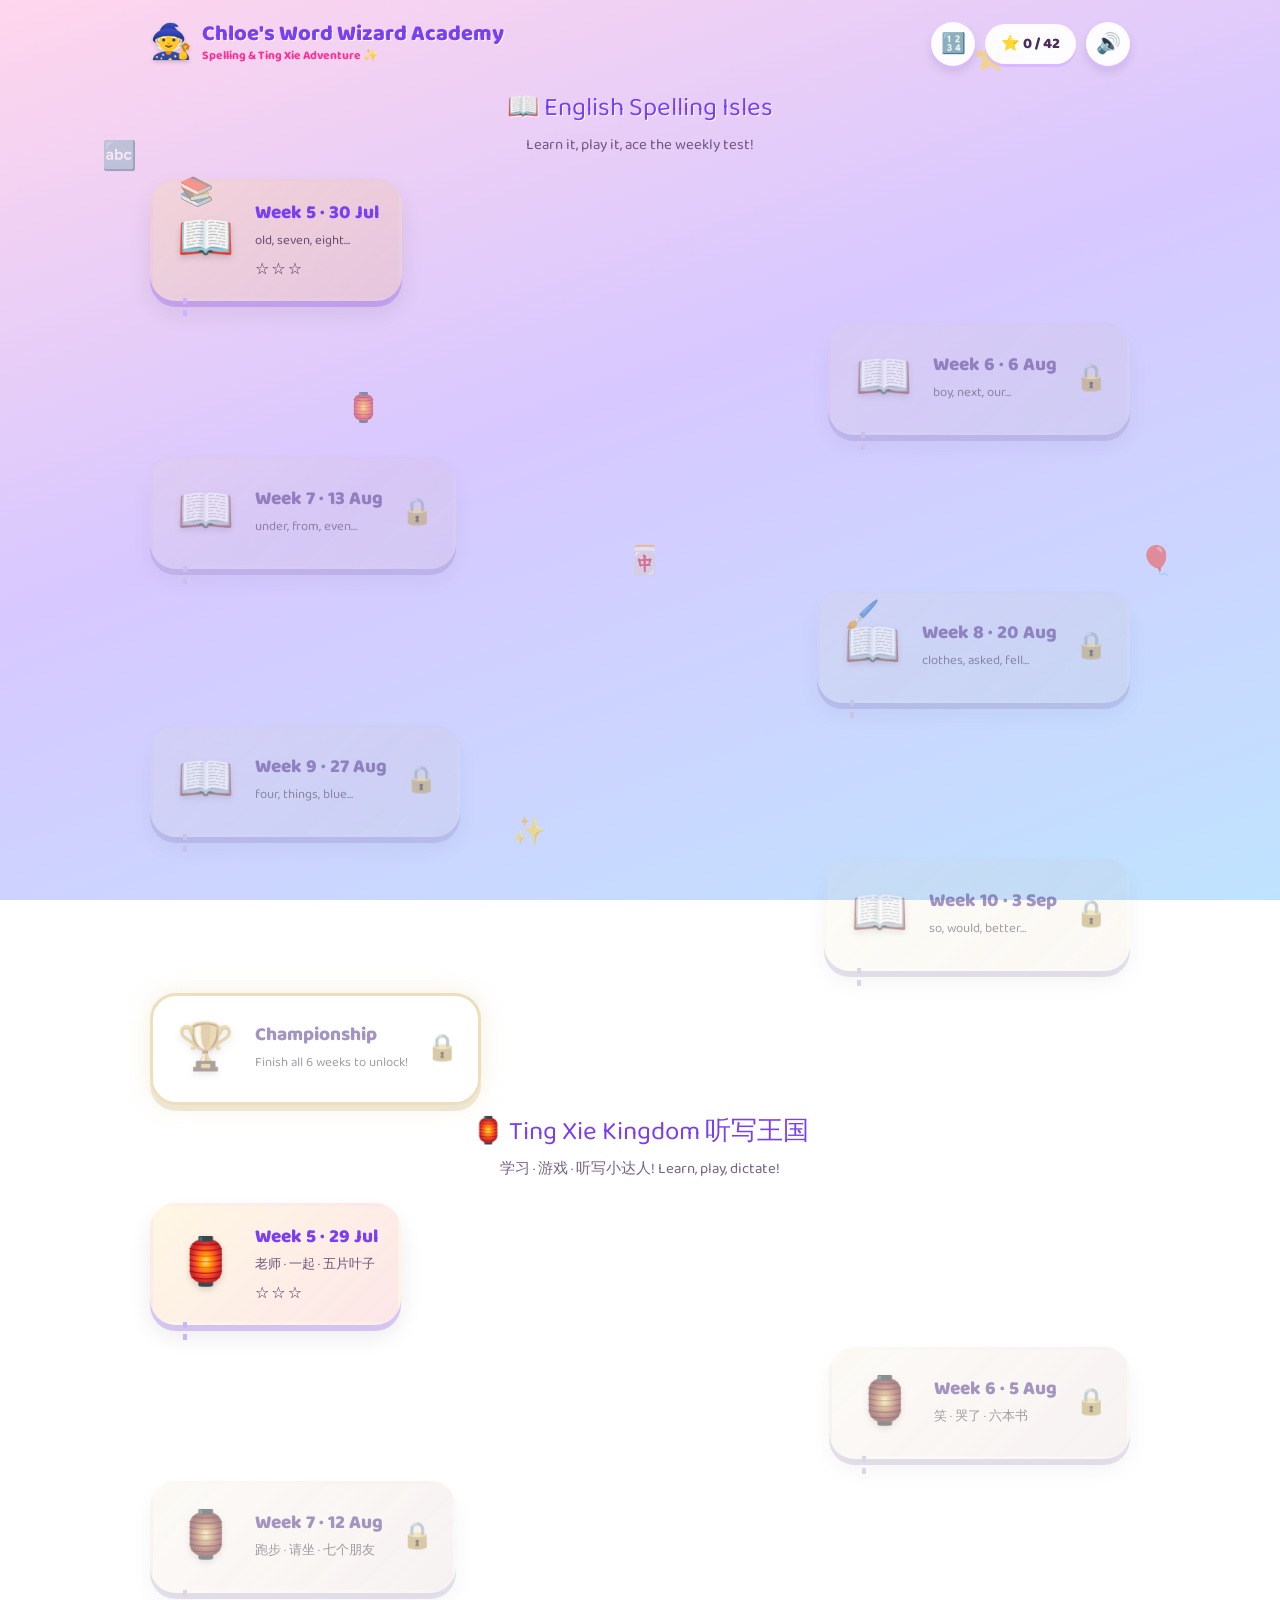
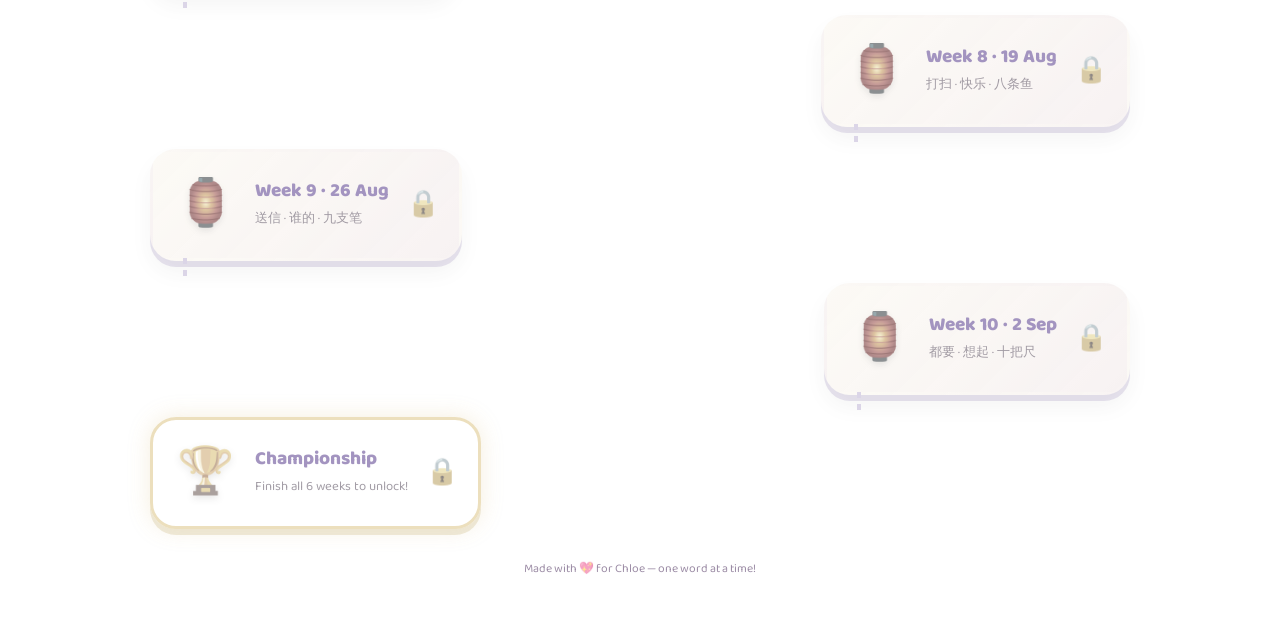
<file: spelling.html>
<!doctype html>
<html lang="en">
<head>
<meta charset="UTF-8" />
<meta name="viewport" content="width=device-width, initial-scale=1.0, maximum-scale=1, user-scalable=no" />
<title>Chloe's Word Wizard Academy 🧙✨</title>
<link rel="icon" href="data:image/svg+xml,<svg xmlns=%22http://www.w3.org/2000/svg%22 viewBox=%220 0 100 100%22><text y=%22.9em%22 font-size=%2290%22>🧙</text></svg>">
<link rel="stylesheet" href="styles.css" />
<link rel="stylesheet" href="spelling.css" />
</head>
<body>
  <div id="app"></div>
  <script src="spelling.js"></script>
</body>
</html>
</file>
<file: styles.css>
/* ===== Chloe's Number Bond Kingdom ===== */

@import url('https://fonts.googleapis.com/css2?family=Baloo+2:wght@500;700;800&display=swap');

:root {
  --pink: #ff6fb0;
  --pink-deep: #ff2e93;
  --purple: #9b6bff;
  --purple-deep: #7b3ff2;
  --gold: #ffc93c;
  --mint: #3ddad7;
  --sky: #6fc6ff;
  --ink: #4a2d5b;
  --cream: #fff6ea;
  --card: #ffffffee;
}

* { box-sizing: border-box; }

html, body {
  margin: 0;
  padding: 0;
  min-height: 100%;
  font-family: 'Baloo 2', 'Comic Sans MS', 'Comic Sans', system-ui, sans-serif;
  color: var(--ink);
  background: linear-gradient(160deg, #ffd6ec 0%, #d7c8ff 45%, #bfe3ff 100%);
  background-attachment: fixed;
  overflow-x: hidden;
}

#app {
  min-height: 100vh;
  display: flex;
  flex-direction: column;
  align-items: center;
  padding: 16px 12px 60px;
  position: relative;
}

h1, h2, h3 { margin: 0; font-weight: 800; }

button {
  font-family: inherit;
  cursor: pointer;
  border: none;
  outline: none;
}

/* ---------- Floating background sparkles ---------- */
.bg-decor {
  position: fixed;
  inset: 0;
  pointer-events: none;
  overflow: hidden;
  z-index: 0;
}
.bg-decor span {
  position: absolute;
  font-size: 28px;
  opacity: 0.5;
  animation: floaty 12s ease-in-out infinite;
}
@keyframes floaty {
  0%, 100% { transform: translateY(0) rotate(0deg); }
  50% { transform: translateY(-30px) rotate(15deg); }
}

/* ---------- Top bar ---------- */
.topbar {
  width: 100%;
  max-width: 980px;
  display: flex;
  align-items: center;
  justify-content: space-between;
  gap: 12px;
  z-index: 1;
  margin-bottom: 10px;
}
.brand {
  display: flex;
  align-items: center;
  gap: 10px;
}
.brand .crown { font-size: 34px; filter: drop-shadow(0 2px 2px rgba(0,0,0,.15)); }
.brand-title {
  font-size: 22px;
  font-weight: 800;
  color: var(--purple-deep);
  text-shadow: 1px 1px 0 #fff;
  line-height: 1.1;
}
.brand-sub { font-size: 12px; color: var(--pink-deep); font-weight: 700; }

.icon-btn {
  background: var(--card);
  border-radius: 50%;
  width: 44px;
  height: 44px;
  font-size: 20px;
  display: flex;
  align-items: center;
  justify-content: center;
  box-shadow: 0 3px 0 #d9b8ff, 0 6px 10px rgba(0,0,0,.1);
  transition: transform .12s ease;
}
.icon-btn:active { transform: translateY(3px); box-shadow: 0 0 0 #d9b8ff; }

.stat-pill {
  background: var(--card);
  border-radius: 999px;
  padding: 8px 16px;
  font-weight: 800;
  box-shadow: 0 3px 0 #d9b8ff;
  display: flex;
  align-items: center;
  gap: 6px;
  font-size: 15px;
}

/* ---------- Map / Home screen ---------- */
.kingdom-map {
  width: 100%;
  max-width: 980px;
  z-index: 1;
}
.map-title {
  text-align: center;
  color: var(--purple-deep);
  font-size: 26px;
  margin: 6px 0 4px;
  text-shadow: 1px 1px 0 #fff;
}
.map-sub {
  text-align: center;
  color: var(--ink);
  opacity: .75;
  margin-bottom: 22px;
  font-size: 15px;
}

.land-path {
  display: flex;
  flex-direction: column;
  gap: 22px;
}

.land-card {
  position: relative;
  display: flex;
  align-items: center;
  gap: 18px;
  background: var(--card);
  border-radius: 26px;
  padding: 16px 20px;
  box-shadow: 0 6px 0 rgba(123, 63, 242, .25), 0 12px 24px rgba(0,0,0,.08);
  transition: transform .15s ease, box-shadow .15s ease;
  cursor: pointer;
  border: 3px solid transparent;
}
.land-card:not(.locked):hover {
  transform: translateY(-4px);
  box-shadow: 0 10px 0 rgba(123, 63, 242, .25), 0 16px 26px rgba(0,0,0,.12);
}
.land-card:nth-child(odd) { align-self: flex-start; margin-left: 0; }
.land-card:nth-child(even) { align-self: flex-end; margin-right: 0; }
.land-card.locked {
  filter: grayscale(0.6);
  opacity: .6;
  cursor: not-allowed;
}
.land-emoji {
  font-size: 46px;
  min-width: 64px;
  text-align: center;
  filter: drop-shadow(0 3px 3px rgba(0,0,0,.15));
}
.land-info { flex: 1; }
.land-name { font-size: 19px; font-weight: 800; color: var(--purple-deep); }
.land-tagline { font-size: 13px; opacity: .8; margin-top: 2px; }
.land-stars { margin-top: 6px; font-size: 16px; letter-spacing: 2px; }
.land-lock-badge {
  font-size: 26px;
}
.land-card::after {
  content: '';
  position: absolute;
  left: 30px;
  bottom: -22px;
  width: 4px;
  height: 22px;
  background: repeating-linear-gradient(180deg, #cbb3ff 0 6px, transparent 6px 12px);
}
.land-card:last-child::after { display: none; }

/* ---------- Modal / land view ---------- */
.overlay {
  position: fixed;
  inset: 0;
  background: rgba(60, 20, 80, .35);
  backdrop-filter: blur(2px);
  display: flex;
  align-items: flex-start;
  justify-content: center;
  z-index: 50;
  overflow-y: auto;
  padding: 20px 10px 40px;
}
.land-modal {
  width: 100%;
  max-width: 720px;
  background: var(--cream);
  border-radius: 28px;
  box-shadow: 0 20px 50px rgba(0,0,0,.3);
  overflow: hidden;
  animation: popin .25s ease;
}
@keyframes popin {
  from { transform: scale(.9) translateY(20px); opacity: 0; }
  to { transform: scale(1) translateY(0); opacity: 1; }
}
.land-modal-header {
  padding: 18px 20px 12px;
  display: flex;
  align-items: center;
  gap: 14px;
  color: #fff;
}
.land-modal-header .land-emoji-big { font-size: 40px; }
.land-modal-header h2 { font-size: 21px; text-shadow: 1px 1px 2px rgba(0,0,0,.2); }
.land-modal-header .tag { font-size: 12px; opacity: .9; }
.close-x {
  margin-left: auto;
  background: rgba(255,255,255,.3);
  color: #fff;
  border-radius: 50%;
  width: 34px;
  height: 34px;
  font-size: 18px;
}

.tabs {
  display: flex;
  gap: 6px;
  padding: 10px 16px 0;
  background: rgba(255,255,255,.5);
}
.tab-btn {
  flex: 1;
  padding: 10px 8px;
  border-radius: 14px 14px 0 0;
  font-weight: 800;
  background: transparent;
  color: var(--ink);
  opacity: .55;
  font-size: 14px;
}
.tab-btn.active {
  background: var(--cream);
  opacity: 1;
  color: var(--purple-deep);
}
.tab-btn:disabled { opacity: .25; cursor: not-allowed; }

.tab-panel {
  padding: 20px 20px 26px;
  min-height: 320px;
}

/* ---------- Learn slides ---------- */
.slide {
  text-align: center;
}
.slide h3 { color: var(--purple-deep); font-size: 19px; margin-bottom: 10px; }
.slide p { font-size: 15px; line-height: 1.5; }
.slide-visual {
  margin: 14px 0;
  display: flex;
  justify-content: center;
  flex-wrap: wrap;
  gap: 10px;
}
.slide-nav {
  display: flex;
  justify-content: space-between;
  align-items: center;
  margin-top: 18px;
}
.dots { display: flex; gap: 6px; }
.dots span {
  width: 9px; height: 9px; border-radius: 50%;
  background: #e2cfff;
}
.dots span.active { background: var(--purple-deep); }
.big-btn {
  background: linear-gradient(180deg, var(--pink) 0%, var(--pink-deep) 100%);
  color: #fff;
  font-weight: 800;
  font-size: 15px;
  padding: 12px 22px;
  border-radius: 16px;
  box-shadow: 0 4px 0 #b8005c;
  transition: transform .1s;
}
.big-btn:active { transform: translateY(4px); box-shadow: none; }
.big-btn.secondary {
  background: linear-gradient(180deg, #cbb3ff 0%, #a97bff 100%);
  box-shadow: 0 4px 0 #6a2fd6;
}
.big-btn:disabled { opacity: .4; cursor: not-allowed; }

/* ten frame */
.ten-frame {
  display: grid;
  grid-template-columns: repeat(5, 34px);
  grid-template-rows: repeat(2, 34px);
  gap: 5px;
  margin: 0 auto;
  width: fit-content;
}
.ten-frame .cell {
  width: 34px; height: 34px;
  border: 2px solid #b98bff;
  border-radius: 8px;
  background: #fff;
  display: flex;
  align-items: center;
  justify-content: center;
  font-size: 18px;
}
.ten-frame .cell.filled {
  background: var(--gold);
  animation: pop .25s ease;
}
@keyframes pop {
  0% { transform: scale(0); }
  70% { transform: scale(1.2); }
  100% { transform: scale(1); }
}

.bond-diagram {
  display: flex;
  flex-direction: column;
  align-items: center;
  gap: 6px;
  margin: 10px 0;
}
.bond-top {
  background: var(--gold);
  border: 3px solid #e0a800;
  border-radius: 50%;
  width: 56px; height: 56px;
  display: flex; align-items: center; justify-content: center;
  font-size: 24px; font-weight: 800; color: #7a4b00;
}
.bond-lines { display: flex; gap: 40px; }
.bond-lines .line { width: 3px; height: 24px; background: #cbb3ff; }
.bond-bottom { display: flex; gap: 30px; }
.bond-circle {
  border-radius: 50%;
  width: 50px; height: 50px;
  display: flex; align-items: center; justify-content: center;
  font-size: 20px; font-weight: 800;
  border: 3px solid;
}
.bond-circle.a { background: #ffd6ec; border-color: var(--pink-deep); color: var(--pink-deep); }
.bond-circle.b { background: #d6f3ff; border-color: #1a8fd1; color: #1a8fd1; }
.bond-circle.blank { background: #fff; border-color: var(--purple-deep); color: var(--purple-deep); border-style: dashed; }

/* ---------- Games grid (cards) ---------- */
.game-status {
  display: flex;
  justify-content: space-between;
  align-items: center;
  margin-bottom: 12px;
  font-weight: 800;
  color: var(--purple-deep);
  font-size: 14px;
}
.game-target {
  background: var(--purple);
  color: #fff;
  padding: 6px 14px;
  border-radius: 999px;
  font-size: 15px;
}

.card-grid {
  display: grid;
  grid-template-columns: repeat(auto-fill, minmax(76px, 1fr));
  gap: 10px;
  justify-items: center;
}
.flip-card {
  width: 76px; height: 76px;
  border-radius: 16px;
  background: linear-gradient(180deg, var(--sky), #3a9be0);
  color: #fff;
  font-size: 26px;
  font-weight: 800;
  display: flex; align-items: center; justify-content: center;
  box-shadow: 0 3px 0 rgba(0,0,0,.15);
  transition: transform .15s, background .15s;
  user-select: none;
}
.flip-card.selected { outline: 4px solid var(--gold); transform: scale(1.05); }
.flip-card.matched { background: linear-gradient(180deg, #b6f2b0, #6fd469); opacity: .55; pointer-events: none; }
.flip-card.wrong { animation: shake .3s; background: linear-gradient(180deg, #ff9d9d, #ff5c5c); }
@keyframes shake {
  0%, 100% { transform: translateX(0); }
  25% { transform: translateX(-6px); }
  75% { transform: translateX(6px); }
}

.mermaid-bubbles { display: flex; flex-wrap: wrap; gap: 14px; justify-content: center; margin: 10px 0; }
.bubble {
  width: 62px; height: 62px;
  border-radius: 50%;
  background: radial-gradient(circle at 30% 30%, #bfeeff, #3ddad7);
  color: #05505a;
  font-weight: 800;
  font-size: 22px;
  display: flex; align-items: center; justify-content: center;
  box-shadow: 0 3px 0 rgba(0,0,0,.15);
  animation: bob 3s ease-in-out infinite;
}
.bubble:nth-child(odd) { animation-delay: .5s; }
@keyframes bob { 0%,100% { transform: translateY(0); } 50% { transform: translateY(-8px); } }

.firefly-field {
  position: relative;
  height: 260px;
  background: linear-gradient(180deg, #1c1440, #3a2a6b);
  border-radius: 18px;
  overflow: hidden;
  margin: 10px 0;
}
.firefly {
  position: absolute;
  width: 46px; height: 46px;
  border-radius: 50%;
  background: radial-gradient(circle at 35% 35%, #fff8c9, var(--gold));
  color: #6a4b00;
  font-weight: 800;
  font-size: 16px;
  display: flex; align-items: center; justify-content: center;
  box-shadow: 0 0 14px 4px rgba(255, 220, 100, .6);
  transition: left 4s ease-in-out, top 4s ease-in-out;
  cursor: pointer;
}
.firefly-target {
  position: absolute;
  top: 8px; left: 50%;
  transform: translateX(-50%);
  background: #fff;
  color: var(--purple-deep);
  font-weight: 800;
  padding: 6px 16px;
  border-radius: 999px;
  font-size: 14px;
  z-index: 2;
}

.triangle-wrap {
  display: flex;
  flex-direction: column;
  align-items: center;
  gap: 16px;
  margin: 10px 0;
}
.tri-svg { width: 220px; }
.tri-choices { display: flex; gap: 12px; flex-wrap: wrap; justify-content: center; }
.choice-btn {
  min-width: 56px;
  padding: 12px 16px;
  border-radius: 14px;
  background: #fff;
  border: 3px solid var(--purple);
  color: var(--purple-deep);
  font-weight: 800;
  font-size: 18px;
  box-shadow: 0 3px 0 var(--purple);
}
.choice-btn:active { transform: translateY(3px); box-shadow: none; }
.choice-btn.correct { background: #b6f2b0; border-color: #3fa832; color: #235c1c; }
.choice-btn.incorrect { background: #ffb3b3; border-color: #c62828; color: #7a1414; }

/* ---------- Quiz ---------- */
.quiz-progress-bar {
  height: 10px;
  background: #e9dcff;
  border-radius: 999px;
  overflow: hidden;
  margin-bottom: 14px;
}
.quiz-progress-fill {
  height: 100%;
  background: linear-gradient(90deg, var(--pink), var(--purple));
  transition: width .3s ease;
}
.quiz-question {
  text-align: center;
  font-size: 22px;
  font-weight: 800;
  color: var(--purple-deep);
  margin: 14px 0 18px;
}
.quiz-options {
  display: grid;
  grid-template-columns: 1fr 1fr;
  gap: 12px;
}
.opt-btn {
  padding: 16px 10px;
  border-radius: 16px;
  background: #fff;
  border: 3px solid var(--sky);
  font-size: 22px;
  font-weight: 800;
  color: #1a5f8a;
  box-shadow: 0 4px 0 #4aa8dd;
}
.opt-btn:active { transform: translateY(4px); box-shadow: none; }
.opt-btn.correct { background: #b6f2b0; border-color: #3fa832; color: #235c1c; box-shadow: 0 4px 0 #3fa832;}
.opt-btn.incorrect { background: #ffb3b3; border-color: #c62828; color: #7a1414; box-shadow: 0 4px 0 #c62828;}
.opt-btn:disabled { cursor: not-allowed; }

.quiz-input-row {
  display: flex;
  justify-content: center;
  gap: 10px;
  align-items: center;
  margin-top: 10px;
}
.quiz-input-row input {
  width: 90px;
  font-size: 26px;
  text-align: center;
  padding: 10px;
  border-radius: 14px;
  border: 3px solid var(--purple);
  font-family: inherit;
  font-weight: 800;
  color: var(--purple-deep);
}
.tf-row { display: flex; gap: 16px; justify-content: center; margin-top: 10px; }
.tf-btn {
  padding: 16px 30px;
  font-size: 20px;
  border-radius: 16px;
  font-weight: 800;
}
.tf-btn.true-btn { background: #b6f2b0; border: 3px solid #3fa832; color: #235c1c; }
.tf-btn.false-btn { background: #ffd2d2; border: 3px solid #c62828; color: #7a1414; }

.feedback-banner {
  text-align: center;
  font-weight: 800;
  font-size: 16px;
  margin-top: 14px;
  min-height: 24px;
}
.feedback-banner.good { color: #2e7d32; }
.feedback-banner.bad { color: #c62828; }

.timer-strip {
  display: flex;
  align-items: center;
  gap: 8px;
  justify-content: center;
  margin-bottom: 8px;
  font-weight: 800;
  color: var(--pink-deep);
}

/* ---------- Results ---------- */
.result-screen { text-align: center; padding: 10px 6px; }
.result-emoji { font-size: 64px; }
.result-stars { font-size: 40px; margin: 10px 0; letter-spacing: 8px; }
.result-msg { font-size: 17px; margin-bottom: 6px; }
.result-score { font-size: 15px; opacity: .8; margin-bottom: 16px; }
.result-actions { display: flex; gap: 12px; justify-content: center; flex-wrap: wrap; }

/* ---------- Confetti ---------- */
.confetti-piece {
  position: fixed;
  top: -20px;
  font-size: 22px;
  z-index: 999;
  pointer-events: none;
  animation: confetti-fall linear forwards;
}
@keyframes confetti-fall {
  to { transform: translateY(110vh) rotate(360deg); opacity: .3; }
}

/* ---------- Certificate ---------- */
.certificate {
  border: 6px double var(--gold);
  border-radius: 20px;
  padding: 26px;
  text-align: center;
  background: #fffdf3;
}
.certificate h2 { color: var(--purple-deep); font-size: 24px; }
.certificate .name { font-size: 28px; color: var(--pink-deep); margin: 10px 0; font-weight: 800; }
.certificate .crowns { font-size: 30px; margin: 10px 0; }

footer.credit {
  margin-top: 30px;
  font-size: 12px;
  opacity: .55;
  text-align: center;
  z-index: 1;
}

@media (max-width: 480px) {
  .brand-title { font-size: 17px; }
  .land-card:nth-child(odd), .land-card:nth-child(even) { align-self: center; }
  .quiz-options { grid-template-columns: 1fr; }
}
</file>
<file: spelling.css>
/* ===== Chloe's Word Wizard Academy — additions on top of styles.css ===== */

.champ-card {
  border: 3px solid var(--gold) !important;
  box-shadow: 0 6px 0 rgba(224, 168, 0, .4), 0 0 22px rgba(255, 201, 60, .5);
}

.spell-emoji { font-size: 46px; text-align: center; margin-bottom: 4px; }
.spell-word-big {
  font-size: 38px;
  font-weight: 800;
  color: var(--purple-deep);
  letter-spacing: 2px;
  text-align: center;
  margin: 8px 0;
  text-shadow: 1px 1px 0 #fff;
}
.spell-sentence {
  font-size: 15px;
  font-style: italic;
  text-align: center;
  margin: 8px 0;
  color: var(--ink);
}
.hanzi-display {
  font-size: 48px;
  font-weight: 800;
  color: var(--pink-deep);
  text-align: center;
  margin: 6px 0;
}
.pinyin-display {
  font-size: 26px;
  font-weight: 800;
  color: #1a8fd1;
  text-align: center;
  margin: 4px 0;
}

.listen-btn { animation: pulseGlow 1.8s ease-in-out infinite; }
@keyframes pulseGlow {
  0%, 100% { box-shadow: 0 4px 0 #6a2fd6; }
  50% { box-shadow: 0 4px 0 #6a2fd6, 0 0 14px 4px rgba(255, 201, 60, .55); }
}

.spell-input {
  width: 220px;
  font-size: 24px;
  text-align: center;
  padding: 10px;
  border-radius: 14px;
  border: 3px solid var(--purple);
  font-family: inherit;
  font-weight: 800;
  color: var(--purple-deep);
}

.answer-strip {
  display: flex;
  gap: 8px;
  justify-content: center;
  flex-wrap: wrap;
  min-height: 56px;
  margin: 12px 0;
}
.answer-slot {
  min-width: 40px;
  height: 52px;
  padding: 0 6px;
  border: 3px dashed #cbb3ff;
  border-radius: 10px;
  display: flex;
  align-items: center;
  justify-content: center;
  font-size: 22px;
  font-weight: 800;
  color: var(--purple-deep);
  background: #fff;
}
.answer-slot.filled { border-style: solid; background: #ffe9c4; border-color: var(--gold); animation: pop .25s ease; }
.answer-slot.hanzi-tile { font-size: 28px; min-width: 50px; }

.tile-bank { display: flex; gap: 10px; justify-content: center; flex-wrap: wrap; margin: 14px 0; }
.letter-tile {
  min-width: 44px;
  height: 52px;
  padding: 0 10px;
  border-radius: 12px;
  background: linear-gradient(180deg, var(--sky), #3a9be0);
  color: #fff;
  font-size: 22px;
  font-weight: 800;
  display: flex;
  align-items: center;
  justify-content: center;
  box-shadow: 0 3px 0 rgba(0, 0, 0, .15);
  user-select: none;
  transition: transform .1s;
}
.letter-tile.hanzi-tile { font-size: 28px; min-width: 54px; }
.letter-tile:active { transform: translateY(2px); }
.letter-tile.used { opacity: .2; pointer-events: none; }
.letter-tile.wrong-flash { animation: shake .3s; background: linear-gradient(180deg, #ff9d9d, #ff5c5c); }

@media (max-width: 480px) {
  .spell-word-big { font-size: 30px; }
  .hanzi-display { font-size: 38px; }
  .spell-input { width: 170px; font-size: 20px; }
}
</file>
